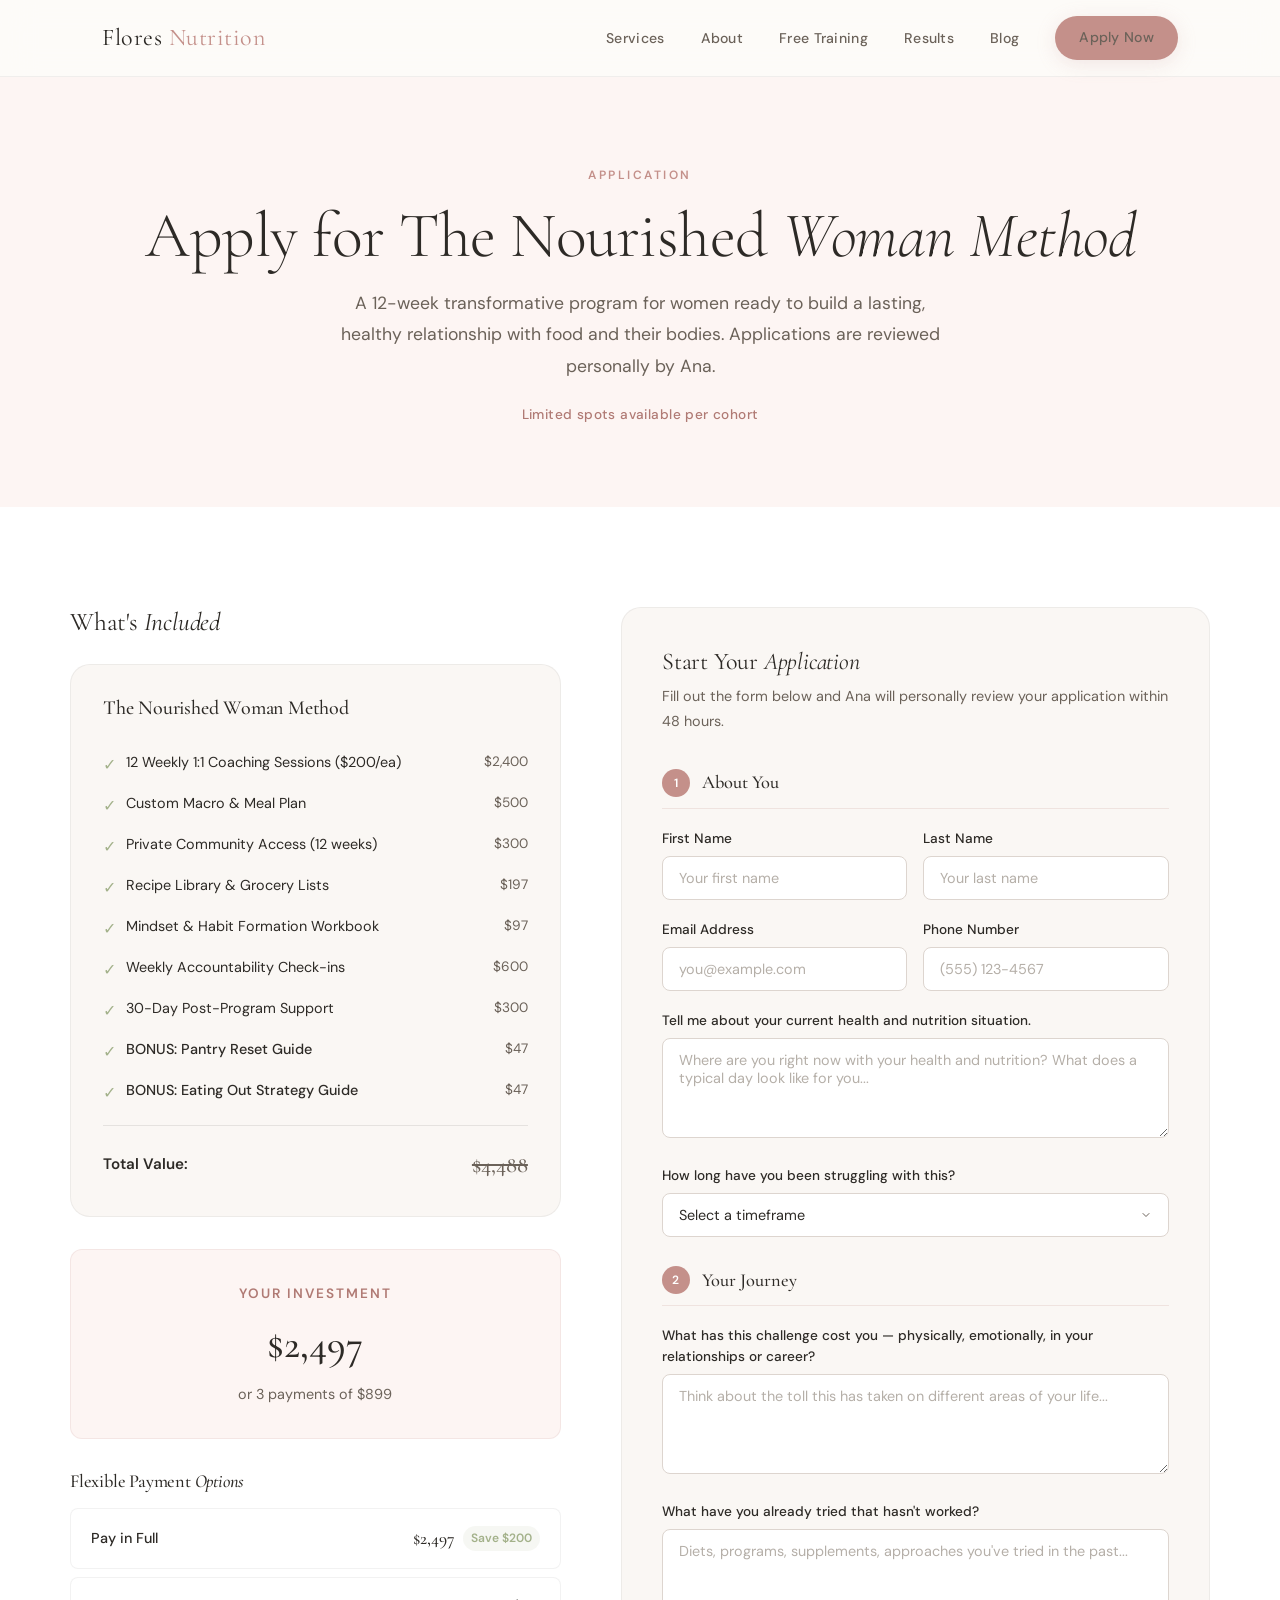
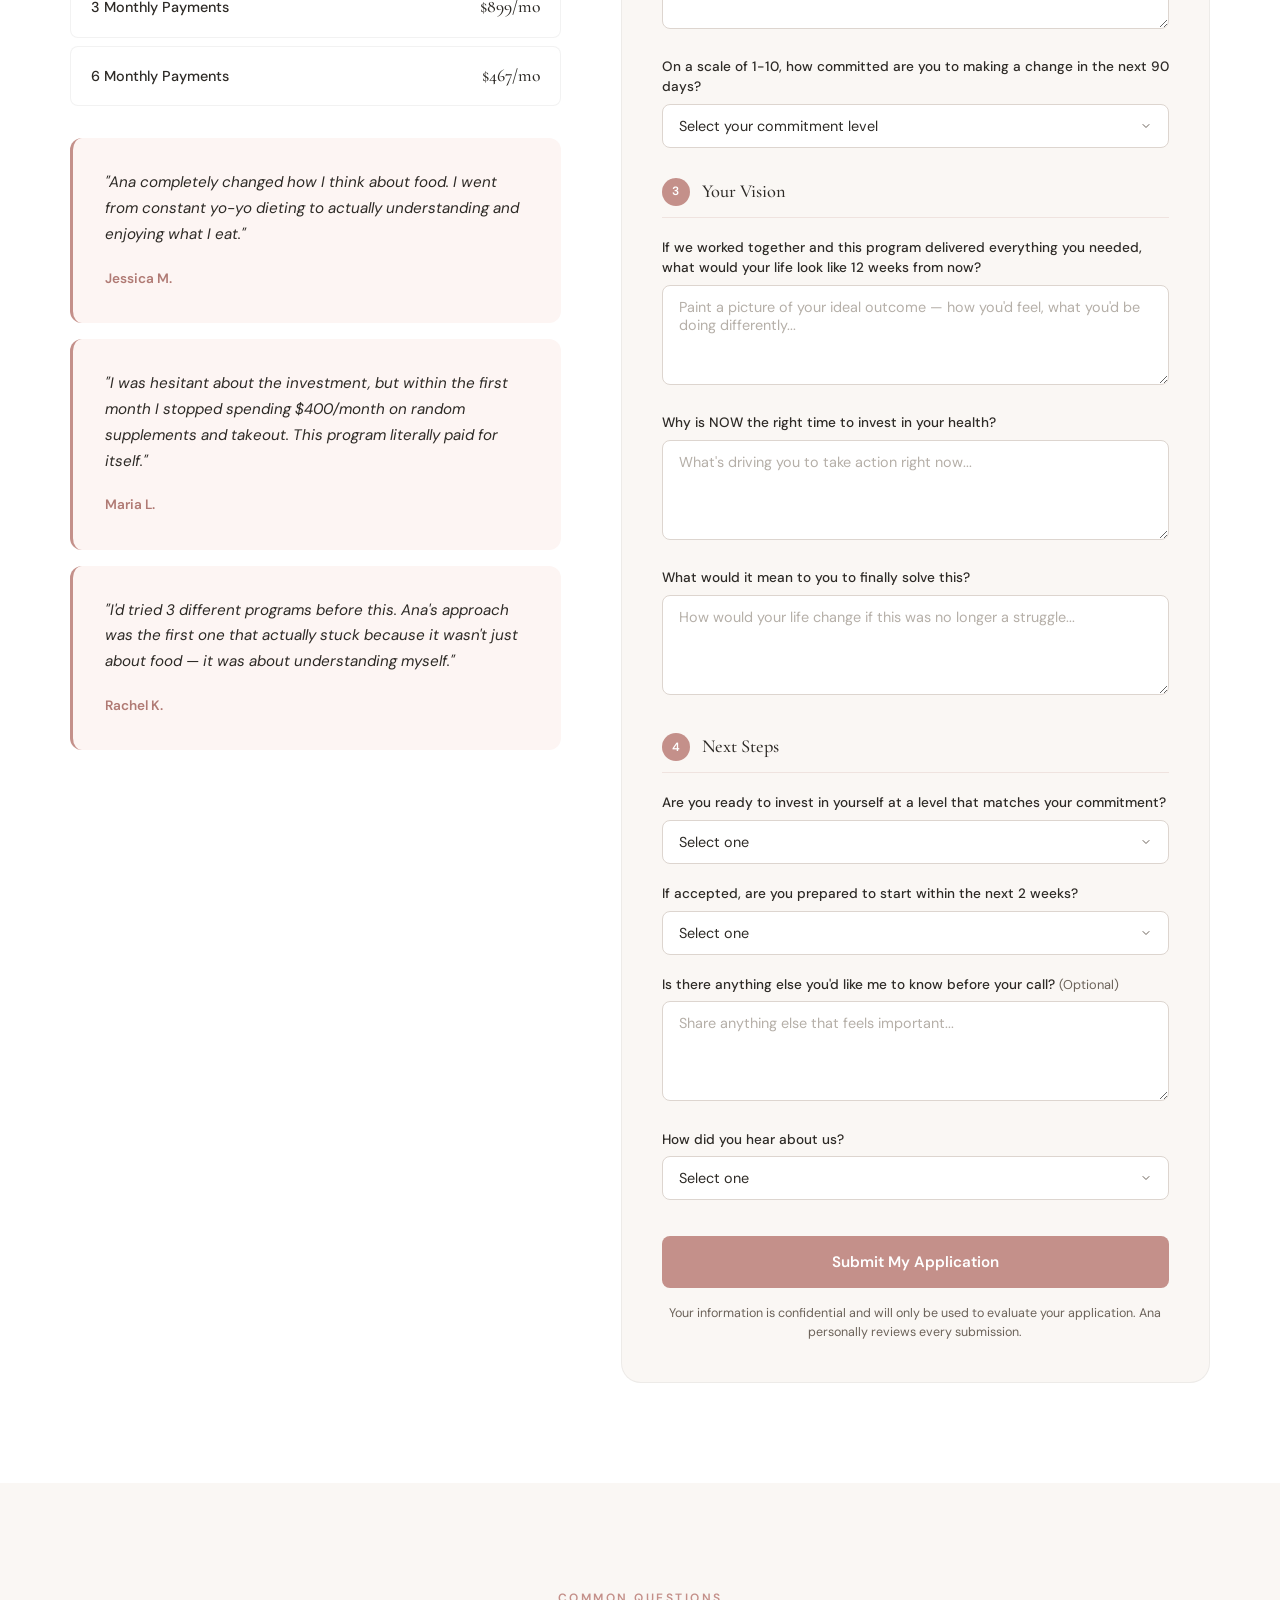
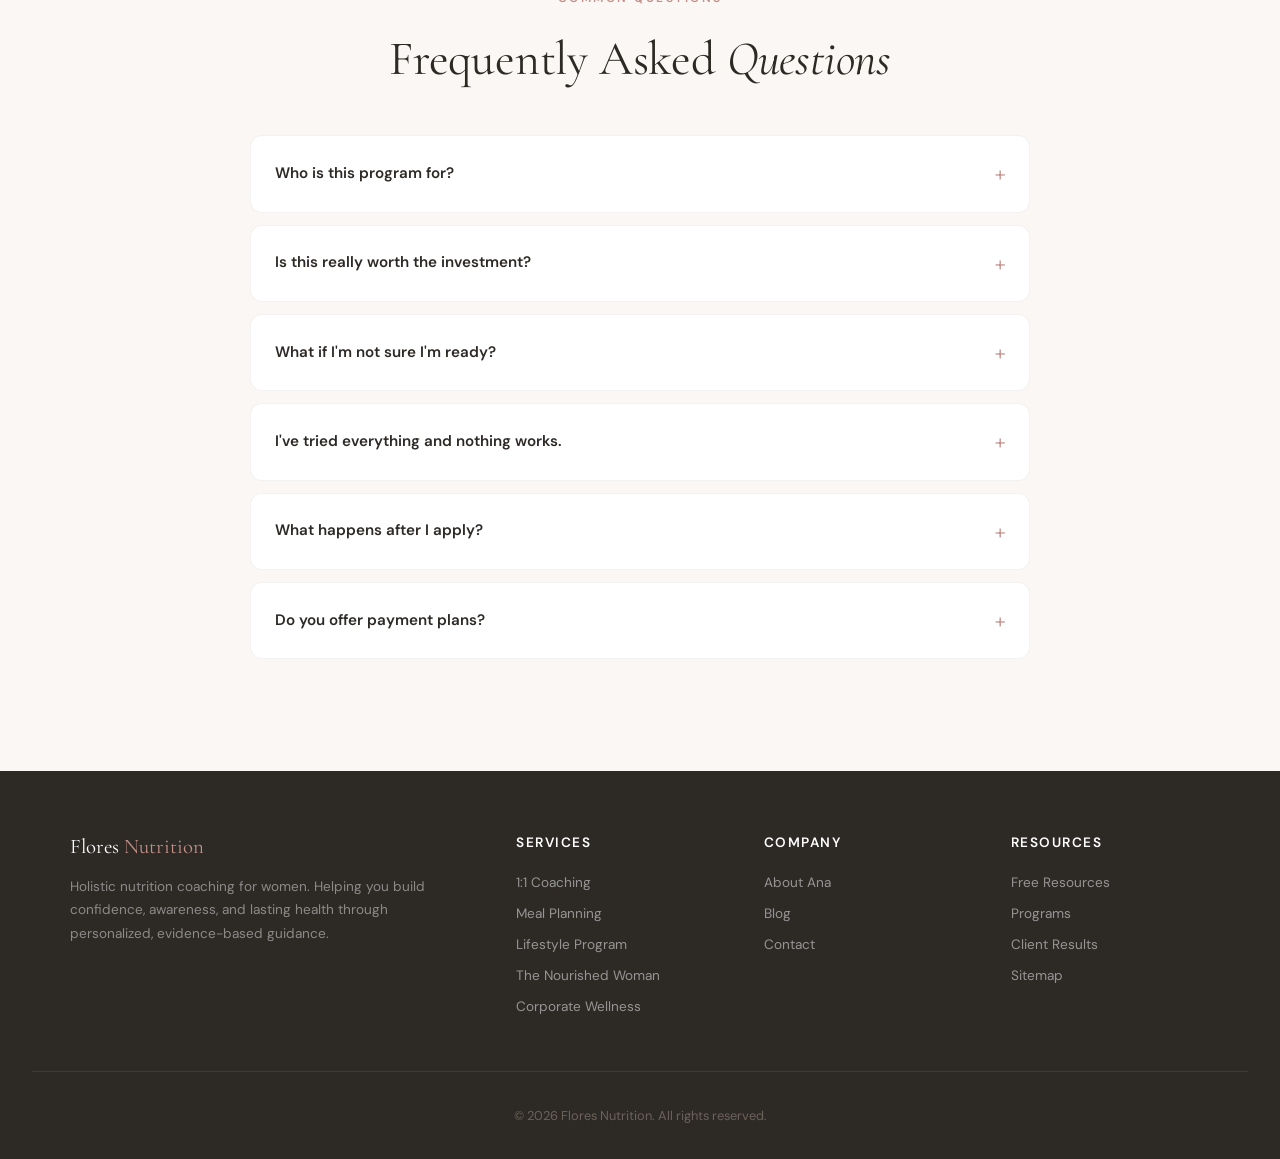
<file: apply/index.html>
<!DOCTYPE html>
<html lang="en">
<head>
    <meta charset="UTF-8">
    <meta name="viewport" content="width=device-width, initial-scale=1.0, viewport-fit=cover">
    <title>Apply — The Nourished Woman Method | Flores Nutrition</title>
    <meta name="description" content="Apply for The Nourished Woman Method, Ana Flores' 12-week holistic nutrition transformation program for women. Limited spots per cohort.">

    <meta property="og:title" content="Apply — The Nourished Woman Method | Flores Nutrition">
    <meta property="og:description" content="Apply for The Nourished Woman Method, a 12-week holistic nutrition transformation program for women.">
    <meta property="og:type" content="website">
    <meta property="og:url" content="https://deme-cyber11.github.io/flores-nutrition/apply/">
    <meta property="og:image" content="https://images.unsplash.com/photo-1571019613454-1cb2f99b2d8b?auto=format&fit=crop&w=1200&h=630&q=80">

    <meta name="twitter:card" content="summary_large_image">
    <meta name="twitter:title" content="Apply — The Nourished Woman Method | Flores Nutrition">
    <meta name="twitter:description" content="Apply for The Nourished Woman Method, a 12-week holistic nutrition transformation program for women.">
    <meta name="twitter:image" content="https://images.unsplash.com/photo-1571019613454-1cb2f99b2d8b?auto=format&fit=crop&w=1200&h=630&q=80">

    <link rel="preconnect" href="https://fonts.googleapis.com">
    <link rel="preconnect" href="https://fonts.gstatic.com" crossorigin>
    <link href="https://fonts.googleapis.com/css2?family=Cormorant+Garamond:ital,wght@0,300;0,400;0,500;0,600;1,300;1,400&family=DM+Sans:ital,wght@0,400;0,500;0,600;0,700;1,400&display=swap" rel="stylesheet">
    <link rel="stylesheet" href="../css/styles.css">

    <style>
        /* Page Hero */
        .page-hero {
            padding: 160px 2rem 80px;
            background: var(--blush-bg);
            text-align: center;
        }

        .page-hero .section-label { margin-bottom: 1rem; }
        .page-hero h1 { margin-bottom: 1rem; }
        .page-hero p {
            max-width: 600px;
            margin: 0 auto;
            font-size: 1.1rem;
        }

        .page-hero .hero-note {
            display: inline-block;
            margin-top: 1.25rem;
            font-size: 0.85rem;
            color: var(--primary-dark);
            font-weight: 500;
            letter-spacing: 0.03em;
        }

        /* Application Section */
        .apply-section {
            background: white;
            padding: 100px 2rem;
        }

        .apply-grid {
            display: grid;
            grid-template-columns: 1fr 1.2fr;
            gap: 60px;
            align-items: start;
            max-width: 1140px;
            margin: 0 auto;
        }

        /* Left Column — Program Overview / Value Stack */
        .program-overview h2 {
            font-family: var(--font-display);
            font-size: 1.6rem;
            font-weight: 400;
            margin-bottom: 1.75rem;
            color: var(--text);
        }

        /* Value Stack Card */
        .value-stack-card {
            background: var(--cream);
            border-radius: var(--radius-xl);
            padding: 2rem;
            margin-bottom: 2rem;
            border: 1px solid var(--border);
        }

        .value-stack-card h3 {
            font-family: var(--font-display);
            font-size: 1.25rem;
            font-weight: 500;
            margin-bottom: 1.5rem;
            color: var(--text);
        }

        .value-line {
            display: flex;
            align-items: flex-start;
            justify-content: space-between;
            padding: 0.5rem 0;
            font-size: 0.9rem;
            color: var(--text);
            line-height: 1.5;
        }

        .value-line .value-item {
            display: flex;
            align-items: flex-start;
            gap: 0.6rem;
            flex: 1;
        }

        .value-line .value-check {
            color: var(--sage);
            flex-shrink: 0;
            font-size: 1rem;
            margin-top: 1px;
        }

        .value-line .value-amount {
            color: var(--text-muted);
            font-size: 0.85rem;
            white-space: nowrap;
            margin-left: 1rem;
            min-width: 55px;
            text-align: right;
        }

        .value-line.bonus .value-item {
            font-weight: 500;
        }

        .value-divider {
            border: none;
            border-top: 1px solid rgba(45, 42, 38, 0.1);
            margin: 0.75rem 0;
        }

        .value-total {
            display: flex;
            justify-content: space-between;
            align-items: center;
            padding-top: 0.5rem;
        }

        .value-total-label {
            font-size: 0.95rem;
            font-weight: 600;
            color: var(--text);
        }

        .value-total-amount {
            font-family: var(--font-display);
            font-size: 1.4rem;
            font-weight: 500;
            color: var(--text-muted);
            text-decoration: line-through;
        }

        /* Investment Block */
        .investment-block {
            background: var(--blush-bg);
            border-radius: var(--radius-lg);
            padding: 2rem;
            margin-bottom: 2rem;
            text-align: center;
            border: 1px solid var(--border-warm);
        }

        .investment-block .investment-label {
            font-size: 0.85rem;
            font-weight: 600;
            text-transform: uppercase;
            letter-spacing: 2px;
            color: var(--primary-dark);
            margin-bottom: 0.25rem;
        }

        .investment-block .price {
            font-family: var(--font-display);
            font-size: 2.5rem;
            font-weight: 500;
            color: var(--text);
            margin-bottom: 0.25rem;
        }

        .investment-block .price-alt {
            font-size: 0.9rem;
            color: var(--text-muted);
        }

        /* Payment Plans */
        .payment-plans {
            margin-bottom: 2rem;
        }

        .payment-plans h3 {
            font-family: var(--font-display);
            font-size: 1.15rem;
            font-weight: 500;
            margin-bottom: 1rem;
            color: var(--text);
        }

        .payment-option {
            display: flex;
            align-items: center;
            justify-content: space-between;
            padding: 0.9rem 1.25rem;
            background: white;
            border: 1px solid var(--border);
            border-radius: var(--radius-md);
            margin-bottom: 0.5rem;
            transition: border-color 0.2s ease, box-shadow 0.2s ease;
        }

        .payment-option:hover {
            border-color: var(--primary);
            box-shadow: 0 2px 8px rgba(196, 144, 138, 0.1);
        }

        .payment-option .plan-name {
            font-size: 0.9rem;
            font-weight: 500;
            color: var(--text);
        }

        .payment-option .plan-price {
            font-family: var(--font-display);
            font-size: 1.1rem;
            font-weight: 500;
            color: var(--text);
        }

        .payment-option .plan-savings {
            font-size: 0.75rem;
            color: var(--sage);
            font-weight: 600;
            background: var(--sage-light);
            padding: 2px 8px;
            border-radius: var(--radius-full);
            margin-left: 0.5rem;
        }

        .payment-option .plan-details {
            display: flex;
            align-items: center;
        }

        /* Testimonials */
        .testimonial-card {
            background: var(--blush-bg);
            border-radius: var(--radius-lg);
            padding: 2rem;
            border-left: 3px solid var(--primary);
            margin-bottom: 1rem;
        }

        .testimonial-card blockquote {
            font-style: italic;
            font-size: 0.95rem;
            line-height: 1.7;
            color: var(--text);
            margin: 0 0 1rem 0;
        }

        .testimonial-card cite {
            font-style: normal;
            font-size: 0.85rem;
            font-weight: 600;
            color: var(--primary-dark);
        }

        /* Right Column — Application Form */
        .application-form-wrapper {
            background: var(--cream);
            border-radius: var(--radius-xl);
            padding: 2.5rem;
            border: 1px solid var(--border);
        }

        .application-form-wrapper h2 {
            font-family: var(--font-display);
            font-size: 1.5rem;
            font-weight: 400;
            margin-bottom: 0.5rem;
            color: var(--text);
        }

        .application-form-wrapper .form-intro {
            font-size: 0.9rem;
            color: var(--text-muted);
            margin-bottom: 2rem;
        }

        /* Form Section Headers */
        .form-section {
            margin-bottom: 1.75rem;
        }

        .form-section-header {
            display: flex;
            align-items: center;
            gap: 0.75rem;
            margin-bottom: 1.25rem;
            padding-bottom: 0.6rem;
            border-bottom: 1px solid rgba(196, 144, 138, 0.2);
        }

        .form-section-number {
            width: 28px;
            height: 28px;
            display: flex;
            align-items: center;
            justify-content: center;
            background: var(--primary);
            color: white;
            border-radius: var(--radius-circle);
            font-size: 0.75rem;
            font-weight: 600;
            flex-shrink: 0;
        }

        .form-section-title {
            font-family: var(--font-display);
            font-size: 1.15rem;
            font-weight: 500;
            color: var(--text);
        }

        .form-group {
            margin-bottom: 1.25rem;
        }

        .form-row {
            display: grid;
            grid-template-columns: 1fr 1fr;
            gap: 1rem;
        }

        .form-group label {
            display: block;
            font-size: 0.85rem;
            font-weight: 500;
            color: var(--text);
            margin-bottom: 0.4rem;
            line-height: 1.5;
        }

        .form-group .label-optional {
            font-weight: 400;
            color: var(--text-muted);
            font-size: 0.8rem;
        }

        .form-group input,
        .form-group select,
        .form-group textarea {
            width: 100%;
            padding: 0.75rem 1rem;
            font-family: var(--font-body);
            font-size: 0.9rem;
            color: var(--text);
            background: white;
            border: 1px solid #DDD5CF;
            border-radius: 8px;
            outline: none;
            transition: border-color 0.2s ease, box-shadow 0.2s ease;
            -webkit-appearance: none;
            appearance: none;
            box-sizing: border-box;
        }

        .form-group select {
            background-image: url("data:image/svg+xml,%3Csvg xmlns='http://www.w3.org/2000/svg' width='12' height='12' viewBox='0 0 24 24' fill='none' stroke='%236B6259' stroke-width='2' stroke-linecap='round' stroke-linejoin='round'%3E%3Cpath d='m6 9 6 6 6-6'/%3E%3C/svg%3E");
            background-repeat: no-repeat;
            background-position: right 1rem center;
            padding-right: 2.5rem;
        }

        .form-group textarea {
            min-height: 100px;
            resize: vertical;
        }

        .form-group input:focus,
        .form-group select:focus,
        .form-group textarea:focus {
            border-color: var(--primary);
            box-shadow: 0 0 0 3px rgba(196, 144, 138, 0.15);
        }

        .form-group input::placeholder,
        .form-group textarea::placeholder {
            color: #B5AFA8;
        }

        .form-submit-btn {
            width: 100%;
            padding: 1rem 2rem;
            font-family: var(--font-body);
            font-size: 0.95rem;
            font-weight: 600;
            color: white;
            background: var(--primary);
            border: none;
            border-radius: 8px;
            cursor: pointer;
            transition: background-color 0.3s ease, transform 0.15s ease;
            margin-top: 0.5rem;
        }

        .form-submit-btn:hover {
            background: var(--primary-dark);
            transform: translateY(-1px);
        }

        .form-privacy {
            font-size: 0.78rem;
            color: var(--text-muted);
            text-align: center;
            margin-top: 1rem;
            line-height: 1.5;
        }

        /* FAQ Section */
        .faq-section {
            background: var(--cream);
            padding: 100px 2rem;
        }

        .faq-section .section-header {
            text-align: center;
            margin-bottom: 3rem;
        }

        .faq-list {
            max-width: 780px;
            margin: 0 auto;
        }

        .faq-list details {
            background: white;
            border: 1px solid var(--border);
            border-radius: var(--radius-lg);
            margin-bottom: 0.75rem;
            overflow: hidden;
            transition: box-shadow 0.2s ease;
        }

        .faq-list details:hover {
            box-shadow: 0 2px 12px rgba(0, 0, 0, 0.04);
        }

        .faq-list details[open] {
            box-shadow: 0 2px 16px rgba(0, 0, 0, 0.06);
        }

        .faq-list details summary {
            padding: 1.25rem 1.5rem;
            font-family: var(--font-body);
            font-size: 0.95rem;
            font-weight: 600;
            color: var(--text);
            cursor: pointer;
            list-style: none;
            display: flex;
            align-items: center;
            justify-content: space-between;
            gap: 1rem;
            user-select: none;
        }

        .faq-list details summary::-webkit-details-marker {
            display: none;
        }

        .faq-list details summary::after {
            content: '+';
            font-size: 1.3rem;
            font-weight: 300;
            color: var(--primary);
            flex-shrink: 0;
            transition: transform 0.2s ease;
        }

        .faq-list details[open] summary::after {
            content: '\2212';
        }

        .faq-list details .faq-answer {
            padding: 0 1.5rem 1.25rem;
            font-size: 0.9rem;
            line-height: 1.7;
            color: var(--text-muted);
        }

        /* Responsive */
        @media (max-width: 968px) {
            .apply-grid {
                grid-template-columns: 1fr;
                gap: 3rem;
            }

            .program-overview {
                order: 2;
            }

            .application-form-wrapper {
                order: 1;
            }

            .page-hero {
                padding: 140px 1.5rem 60px;
            }

            .page-hero h1 {
                font-size: 2rem;
            }

            .apply-section {
                padding: 60px 1.5rem;
            }

            .faq-section {
                padding: 60px 1.5rem;
            }
        }

        @media (max-width: 480px) {
            .page-hero {
                padding: 130px 1rem 50px;
            }

            .page-hero h1 {
                font-size: 1.65rem;
            }

            .page-hero p {
                font-size: 1rem;
            }

            .apply-section {
                padding: 40px 1rem;
            }

            .application-form-wrapper {
                padding: 1.5rem;
            }

            .form-row {
                grid-template-columns: 1fr;
            }

            .value-stack-card {
                padding: 1.5rem;
            }

            .value-line {
                font-size: 0.82rem;
            }

            .value-line .value-amount {
                font-size: 0.8rem;
            }

            .investment-block {
                padding: 1.5rem;
            }

            .investment-block .price {
                font-size: 2rem;
            }

            .payment-option {
                flex-direction: column;
                align-items: flex-start;
                gap: 0.25rem;
                padding: 0.75rem 1rem;
            }

            .payment-option .plan-details {
                flex-wrap: wrap;
            }

            .testimonial-card {
                padding: 1.5rem;
            }

            .faq-section {
                padding: 40px 1rem;
            }

            .faq-list details summary {
                padding: 1rem 1.25rem;
                font-size: 0.9rem;
            }

            .faq-list details .faq-answer {
                padding: 0 1.25rem 1rem;
            }

            .form-section-header {
                gap: 0.5rem;
            }

            .form-section-title {
                font-size: 1.05rem;
            }
        }
    </style>
</head>
<body>

    <!-- Header -->
    <header class="header">
        <div class="container">
            <a href="../index.html" class="logo">Flores <span>Nutrition</span></a>
            <button class="menu-toggle" aria-label="Toggle navigation" aria-expanded="false">
                <span></span><span></span><span></span>
            </button>
            <nav>
                <ul class="nav-links">
                    <li><a href="../services/">Services</a></li>
                    <li><a href="../about.html">About</a></li>
                    <li><a href="../webinar/">Free Training</a></li>
                    <li><a href="../results/">Results</a></li>
                    <li><a href="../blog/">Blog</a></li>
                    <li><a href="../apply/" class="btn btn-primary btn-sm">Apply Now</a></li>
                </ul>
            </nav>
        </div>
    </header>

    <!-- Hero -->
    <section class="page-hero">
        <span class="section-label">Application</span>
        <h1>Apply for The Nourished <em>Woman Method</em></h1>
        <p>A 12-week transformative program for women ready to build a lasting, healthy relationship with food and their bodies. Applications are reviewed personally by Ana.</p>
        <span class="hero-note">Limited spots available per cohort</span>
    </section>

    <!-- Application Section -->
    <section class="apply-section">
        <div class="apply-grid">

            <!-- Left Column — Value Stack & Social Proof -->
            <div class="program-overview">
                <h2>What's <em>Included</em></h2>

                <!-- Value Stack Card -->
                <div class="value-stack-card">
                    <h3>The Nourished Woman Method</h3>

                    <div class="value-line">
                        <span class="value-item">
                            <span class="value-check">&#10003;</span>
                            12 Weekly 1:1 Coaching Sessions ($200/ea)
                        </span>
                        <span class="value-amount">$2,400</span>
                    </div>

                    <div class="value-line">
                        <span class="value-item">
                            <span class="value-check">&#10003;</span>
                            Custom Macro &amp; Meal Plan
                        </span>
                        <span class="value-amount">$500</span>
                    </div>

                    <div class="value-line">
                        <span class="value-item">
                            <span class="value-check">&#10003;</span>
                            Private Community Access (12 weeks)
                        </span>
                        <span class="value-amount">$300</span>
                    </div>

                    <div class="value-line">
                        <span class="value-item">
                            <span class="value-check">&#10003;</span>
                            Recipe Library &amp; Grocery Lists
                        </span>
                        <span class="value-amount">$197</span>
                    </div>

                    <div class="value-line">
                        <span class="value-item">
                            <span class="value-check">&#10003;</span>
                            Mindset &amp; Habit Formation Workbook
                        </span>
                        <span class="value-amount">$97</span>
                    </div>

                    <div class="value-line">
                        <span class="value-item">
                            <span class="value-check">&#10003;</span>
                            Weekly Accountability Check-ins
                        </span>
                        <span class="value-amount">$600</span>
                    </div>

                    <div class="value-line">
                        <span class="value-item">
                            <span class="value-check">&#10003;</span>
                            30-Day Post-Program Support
                        </span>
                        <span class="value-amount">$300</span>
                    </div>

                    <div class="value-line bonus">
                        <span class="value-item">
                            <span class="value-check">&#10003;</span>
                            BONUS: Pantry Reset Guide
                        </span>
                        <span class="value-amount">$47</span>
                    </div>

                    <div class="value-line bonus">
                        <span class="value-item">
                            <span class="value-check">&#10003;</span>
                            BONUS: Eating Out Strategy Guide
                        </span>
                        <span class="value-amount">$47</span>
                    </div>

                    <hr class="value-divider">

                    <div class="value-total">
                        <span class="value-total-label">Total Value:</span>
                        <span class="value-total-amount">$4,488</span>
                    </div>
                </div>

                <!-- Investment Block -->
                <div class="investment-block">
                    <div class="investment-label">Your Investment</div>
                    <div class="price">$2,497</div>
                    <div class="price-alt">or 3 payments of $899</div>
                </div>

                <!-- Payment Plans -->
                <div class="payment-plans">
                    <h3>Flexible Payment <em>Options</em></h3>

                    <div class="payment-option">
                        <span class="plan-name">Pay in Full</span>
                        <span class="plan-details">
                            <span class="plan-price">$2,497</span>
                            <span class="plan-savings">Save $200</span>
                        </span>
                    </div>

                    <div class="payment-option">
                        <span class="plan-name">3 Monthly Payments</span>
                        <span class="plan-details">
                            <span class="plan-price">$899/mo</span>
                        </span>
                    </div>

                    <div class="payment-option">
                        <span class="plan-name">6 Monthly Payments</span>
                        <span class="plan-details">
                            <span class="plan-price">$467/mo</span>
                        </span>
                    </div>
                </div>

                <!-- Testimonials -->
                <div class="testimonial-card">
                    <blockquote>"Ana completely changed how I think about food. I went from constant yo-yo dieting to actually understanding and enjoying what I eat."</blockquote>
                    <cite>Jessica M.</cite>
                </div>

                <div class="testimonial-card">
                    <blockquote>"I was hesitant about the investment, but within the first month I stopped spending $400/month on random supplements and takeout. This program literally paid for itself."</blockquote>
                    <cite>Maria L.</cite>
                </div>

                <div class="testimonial-card">
                    <blockquote>"I'd tried 3 different programs before this. Ana's approach was the first one that actually stuck because it wasn't just about food — it was about understanding myself."</blockquote>
                    <cite>Rachel K.</cite>
                </div>
            </div>

            <!-- Right Column — Application Form -->
            <div class="application-form-wrapper">
                <h2>Start Your <em>Application</em></h2>
                <p class="form-intro">Fill out the form below and Ana will personally review your application within 48 hours.</p>

                <form action="#" method="POST">

                    <!-- Section 1: About You -->
                    <div class="form-section">
                        <div class="form-section-header">
                            <span class="form-section-number">1</span>
                            <span class="form-section-title">About You</span>
                        </div>

                        <div class="form-row">
                            <div class="form-group">
                                <label for="first-name">First Name</label>
                                <input type="text" id="first-name" name="first_name" placeholder="Your first name" required>
                            </div>
                            <div class="form-group">
                                <label for="last-name">Last Name</label>
                                <input type="text" id="last-name" name="last_name" placeholder="Your last name" required>
                            </div>
                        </div>

                        <div class="form-row">
                            <div class="form-group">
                                <label for="email">Email Address</label>
                                <input type="email" id="email" name="email" placeholder="you@example.com" required>
                            </div>
                            <div class="form-group">
                                <label for="phone">Phone Number</label>
                                <input type="tel" id="phone" name="phone" placeholder="(555) 123-4567" required>
                            </div>
                        </div>

                        <div class="form-group">
                            <label for="current-situation">Tell me about your current health and nutrition situation.</label>
                            <textarea id="current-situation" name="current_situation" placeholder="Where are you right now with your health and nutrition? What does a typical day look like for you..." required></textarea>
                        </div>

                        <div class="form-group">
                            <label for="struggle-duration">How long have you been struggling with this?</label>
                            <select id="struggle-duration" name="struggle_duration" required>
                                <option value="" disabled selected>Select a timeframe</option>
                                <option value="less-than-6-months">Less than 6 months</option>
                                <option value="6-12-months">6-12 months</option>
                                <option value="1-2-years">1-2 years</option>
                                <option value="3-5-years">3-5 years</option>
                                <option value="5-plus-years">5+ years</option>
                            </select>
                        </div>
                    </div>

                    <!-- Section 2: Your Journey -->
                    <div class="form-section">
                        <div class="form-section-header">
                            <span class="form-section-number">2</span>
                            <span class="form-section-title">Your Journey</span>
                        </div>

                        <div class="form-group">
                            <label for="challenge-cost">What has this challenge cost you — physically, emotionally, in your relationships or career?</label>
                            <textarea id="challenge-cost" name="challenge_cost" placeholder="Think about the toll this has taken on different areas of your life..." required></textarea>
                        </div>

                        <div class="form-group">
                            <label for="tried-before">What have you already tried that hasn't worked?</label>
                            <textarea id="tried-before" name="tried_before" placeholder="Diets, programs, supplements, approaches you've tried in the past..." required></textarea>
                        </div>

                        <div class="form-group">
                            <label for="commitment-level">On a scale of 1-10, how committed are you to making a change in the next 90 days?</label>
                            <select id="commitment-level" name="commitment_level" required>
                                <option value="" disabled selected>Select your commitment level</option>
                                <option value="1">1 — Just exploring</option>
                                <option value="2">2</option>
                                <option value="3">3</option>
                                <option value="4">4</option>
                                <option value="5">5 — Somewhat committed</option>
                                <option value="6">6</option>
                                <option value="7">7</option>
                                <option value="8">8</option>
                                <option value="9">9</option>
                                <option value="10">10 — Fully committed</option>
                            </select>
                        </div>
                    </div>

                    <!-- Section 3: Your Vision -->
                    <div class="form-section">
                        <div class="form-section-header">
                            <span class="form-section-number">3</span>
                            <span class="form-section-title">Your Vision</span>
                        </div>

                        <div class="form-group">
                            <label for="future-vision">If we worked together and this program delivered everything you needed, what would your life look like 12 weeks from now?</label>
                            <textarea id="future-vision" name="future_vision" placeholder="Paint a picture of your ideal outcome — how you'd feel, what you'd be doing differently..." required></textarea>
                        </div>

                        <div class="form-group">
                            <label for="why-now">Why is NOW the right time to invest in your health?</label>
                            <textarea id="why-now" name="why_now" placeholder="What's driving you to take action right now..." required></textarea>
                        </div>

                        <div class="form-group">
                            <label for="meaning">What would it mean to you to finally solve this?</label>
                            <textarea id="meaning" name="meaning" placeholder="How would your life change if this was no longer a struggle..." required></textarea>
                        </div>
                    </div>

                    <!-- Section 4: Next Steps -->
                    <div class="form-section">
                        <div class="form-section-header">
                            <span class="form-section-number">4</span>
                            <span class="form-section-title">Next Steps</span>
                        </div>

                        <div class="form-group">
                            <label for="invest-ready">Are you ready to invest in yourself at a level that matches your commitment?</label>
                            <select id="invest-ready" name="invest_ready" required>
                                <option value="" disabled selected>Select one</option>
                                <option value="yes-absolutely">Yes, absolutely</option>
                                <option value="exploring">I'm exploring my options</option>
                                <option value="need-to-think">I need to think about it</option>
                            </select>
                        </div>

                        <div class="form-group">
                            <label for="start-timeline">If accepted, are you prepared to start within the next 2 weeks?</label>
                            <select id="start-timeline" name="start_timeline" required>
                                <option value="" disabled selected>Select one</option>
                                <option value="yes">Yes</option>
                                <option value="possibly">Possibly</option>
                                <option value="need-more-time">I need more time</option>
                            </select>
                        </div>

                        <div class="form-group">
                            <label for="anything-else">Is there anything else you'd like me to know before your call? <span class="label-optional">(Optional)</span></label>
                            <textarea id="anything-else" name="anything_else" placeholder="Share anything else that feels important..."></textarea>
                        </div>

                        <div class="form-group">
                            <label for="referral">How did you hear about us?</label>
                            <select id="referral" name="referral" required>
                                <option value="" disabled selected>Select one</option>
                                <option value="instagram">Instagram</option>
                                <option value="friend">Friend / Referral</option>
                                <option value="google">Google</option>
                                <option value="webinar">Webinar</option>
                                <option value="blog">Blog</option>
                                <option value="other">Other</option>
                            </select>
                        </div>
                    </div>

                    <button type="submit" class="form-submit-btn">Submit My Application</button>

                    <p class="form-privacy">Your information is confidential and will only be used to evaluate your application. Ana personally reviews every submission.</p>
                </form>
            </div>

        </div>
    </section>

    <!-- FAQ Section -->
    <section class="faq-section">
        <div class="container">
            <div class="section-header">
                <span class="section-label">Common Questions</span>
                <h2 class="section-title">Frequently Asked <em>Questions</em></h2>
            </div>

            <div class="faq-list">
                <details>
                    <summary>Who is this program for?</summary>
                    <div class="faq-answer">
                        <p>The Nourished Woman Method is designed for women who want a complete transformation in their relationship with food, body, and daily habits. It's ideal for those who are tired of quick fixes and ready for lasting, meaningful change grounded in science and self-compassion.</p>
                    </div>
                </details>

                <details>
                    <summary>Is this really worth the investment?</summary>
                    <div class="faq-answer">
                        <p>Most of our clients had already spent $3,000-$5,000 on diets, supplements, and programs that didn't get them lasting results before finding us. The Nourished Woman Method is designed to be the last program you'll ever need — a comprehensive transformation that addresses the root causes, not just the symptoms. At $29.73 per day, it's less than most women spend on takeout and coffee.</p>
                    </div>
                </details>

                <details>
                    <summary>What if I'm not sure I'm ready?</summary>
                    <div class="faq-answer">
                        <p>The women who get the best results are the ones who decide to start before they feel "ready." Waiting for the "perfect time" usually means waiting forever. If you're here reading this, something is already telling you it's time for a change.</p>
                    </div>
                </details>

                <details>
                    <summary>I've tried everything and nothing works.</summary>
                    <div class="faq-answer">
                        <p>That's exactly why this program is different. Most of our clients are smart, capable women who've tried everything. What they needed wasn't more information — it was the right guidance, accountability, and a holistic approach that addresses mindset alongside nutrition.</p>
                    </div>
                </details>

                <details>
                    <summary>What happens after I apply?</summary>
                    <div class="faq-answer">
                        <p>Ana personally reviews every application. If it's a good fit, you'll be invited to a free 15-minute discovery call to discuss your goals, answer any questions, and make sure the program is the right next step for you. You'll also receive a detailed program overview email so you can review everything before your call.</p>
                    </div>
                </details>

                <details>
                    <summary>Do you offer payment plans?</summary>
                    <div class="faq-answer">
                        <p>Yes, we offer flexible payment options to make the program accessible. You can pay in full for $2,497 (and save $200), choose 3 monthly payments of $899, or 6 monthly payments of $467. Payment plan details will be discussed during your discovery call so we can find the option that works best for you.</p>
                    </div>
                </details>
            </div>
        </div>
    </section>

    <!-- Footer -->
    <footer class="footer">
        <div class="footer-grid">
            <div>
                <h4 style="text-transform: none; letter-spacing: 0; font-family: var(--font-display); font-size: 1.3rem; font-weight: 400; margin-bottom: 1rem;">Flores <span style="color: var(--primary);">Nutrition</span></h4>
                <p class="footer-description">Holistic nutrition coaching for women. Helping you build confidence, awareness, and lasting health through personalized, evidence-based guidance.</p>
            </div>
            <div>
                <h4>Services</h4>
                <a href="../services/">1:1 Coaching</a>
                <a href="../services/">Meal Planning</a>
                <a href="../services/">Lifestyle Program</a>
                <a href="../index.html#course">The Nourished Woman</a>
                <a href="../corporate/">Corporate Wellness</a>
            </div>
            <div>
                <h4>Company</h4>
                <a href="../about.html">About Ana</a>
                <a href="../blog/">Blog</a>
                <a href="../index.html#contact">Contact</a>
            </div>
            <div>
                <h4>Resources</h4>
                <a href="../blog/">Free Resources</a>
                <a href="../index.html#course">Programs</a>
                <a href="../results/">Client Results</a>
                <a href="../sitemap.xml">Sitemap</a>
            </div>
        </div>
        <div class="footer-bottom">
            <p>&copy; 2026 Flores Nutrition. All rights reserved.</p>
        </div>
    </footer>

    <script>
    const toggle = document.querySelector('.menu-toggle');
    const nav = document.querySelector('.nav-links');
    if (toggle && nav) {
        toggle.addEventListener('click', () => {
            const expanded = toggle.getAttribute('aria-expanded') === 'true';
            toggle.setAttribute('aria-expanded', !expanded);
            nav.classList.toggle('active');
        });
    }
    </script>
</body>
</html>
</file>
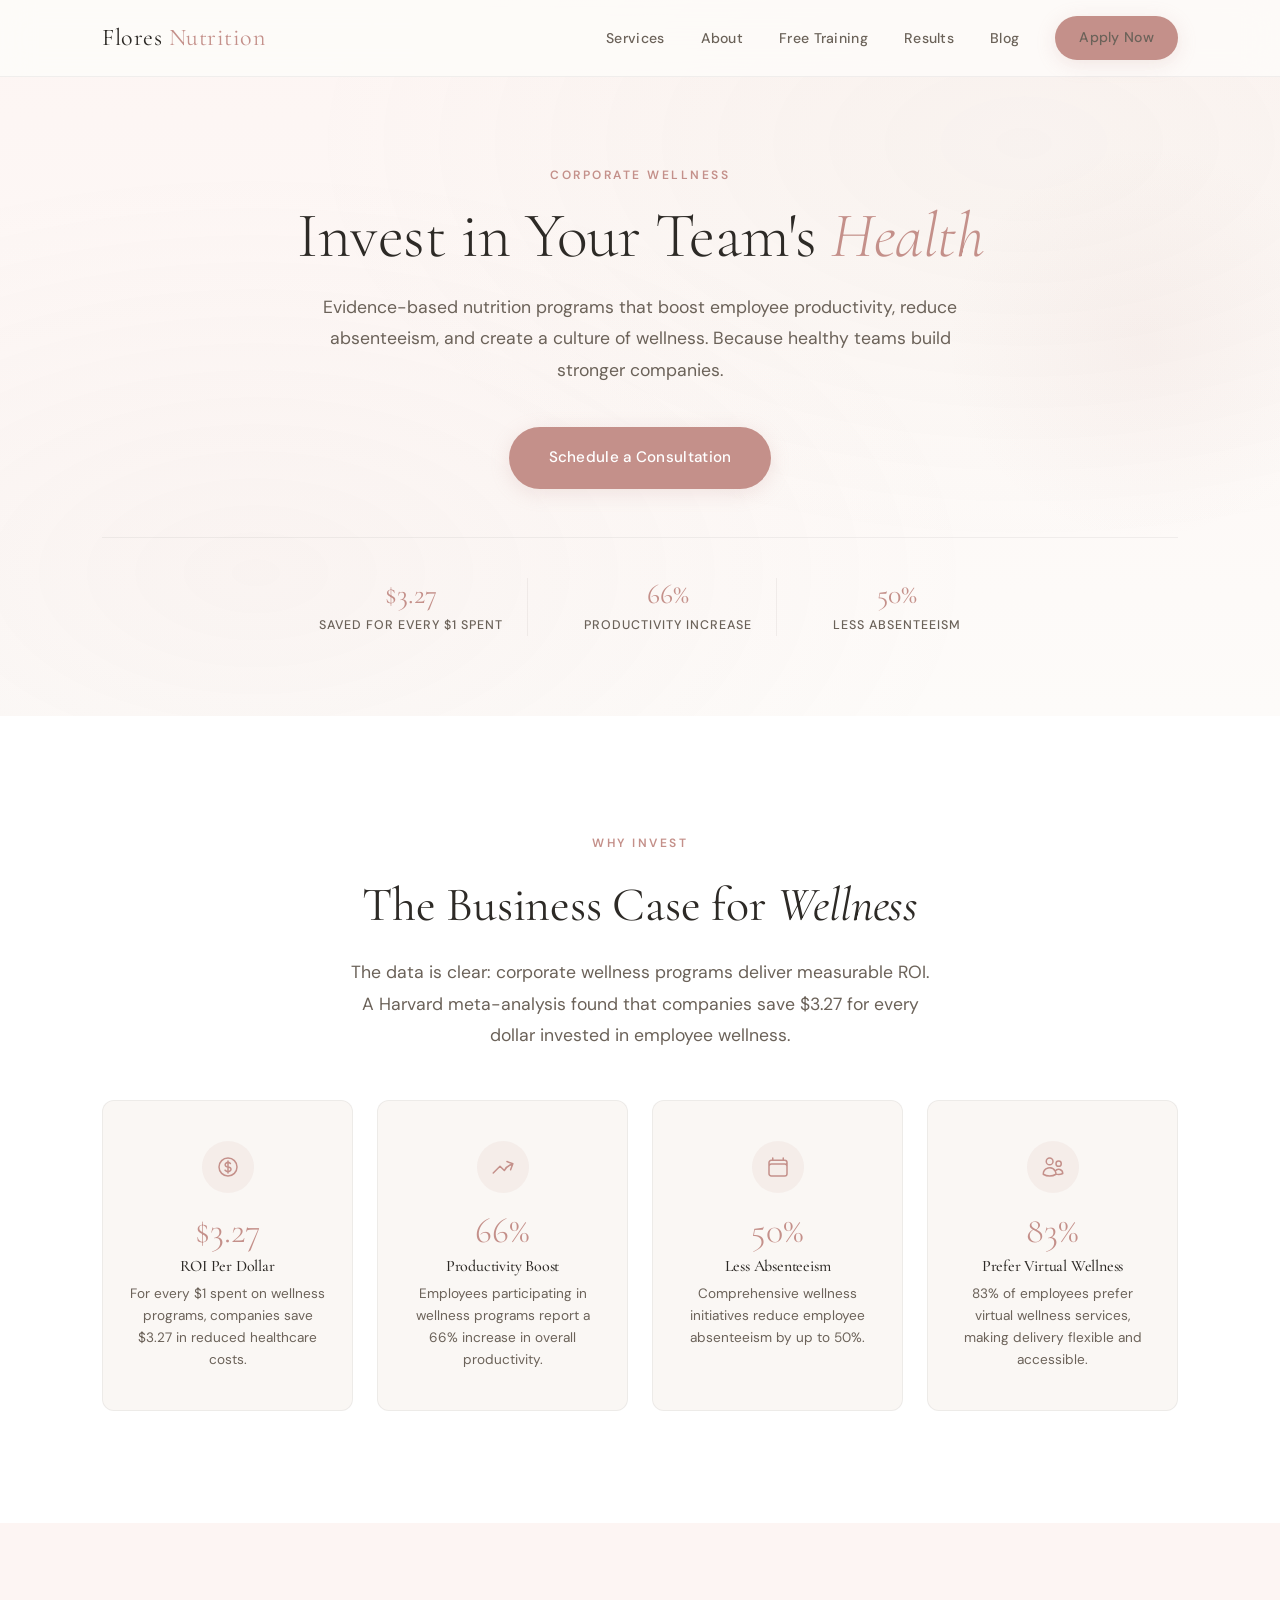
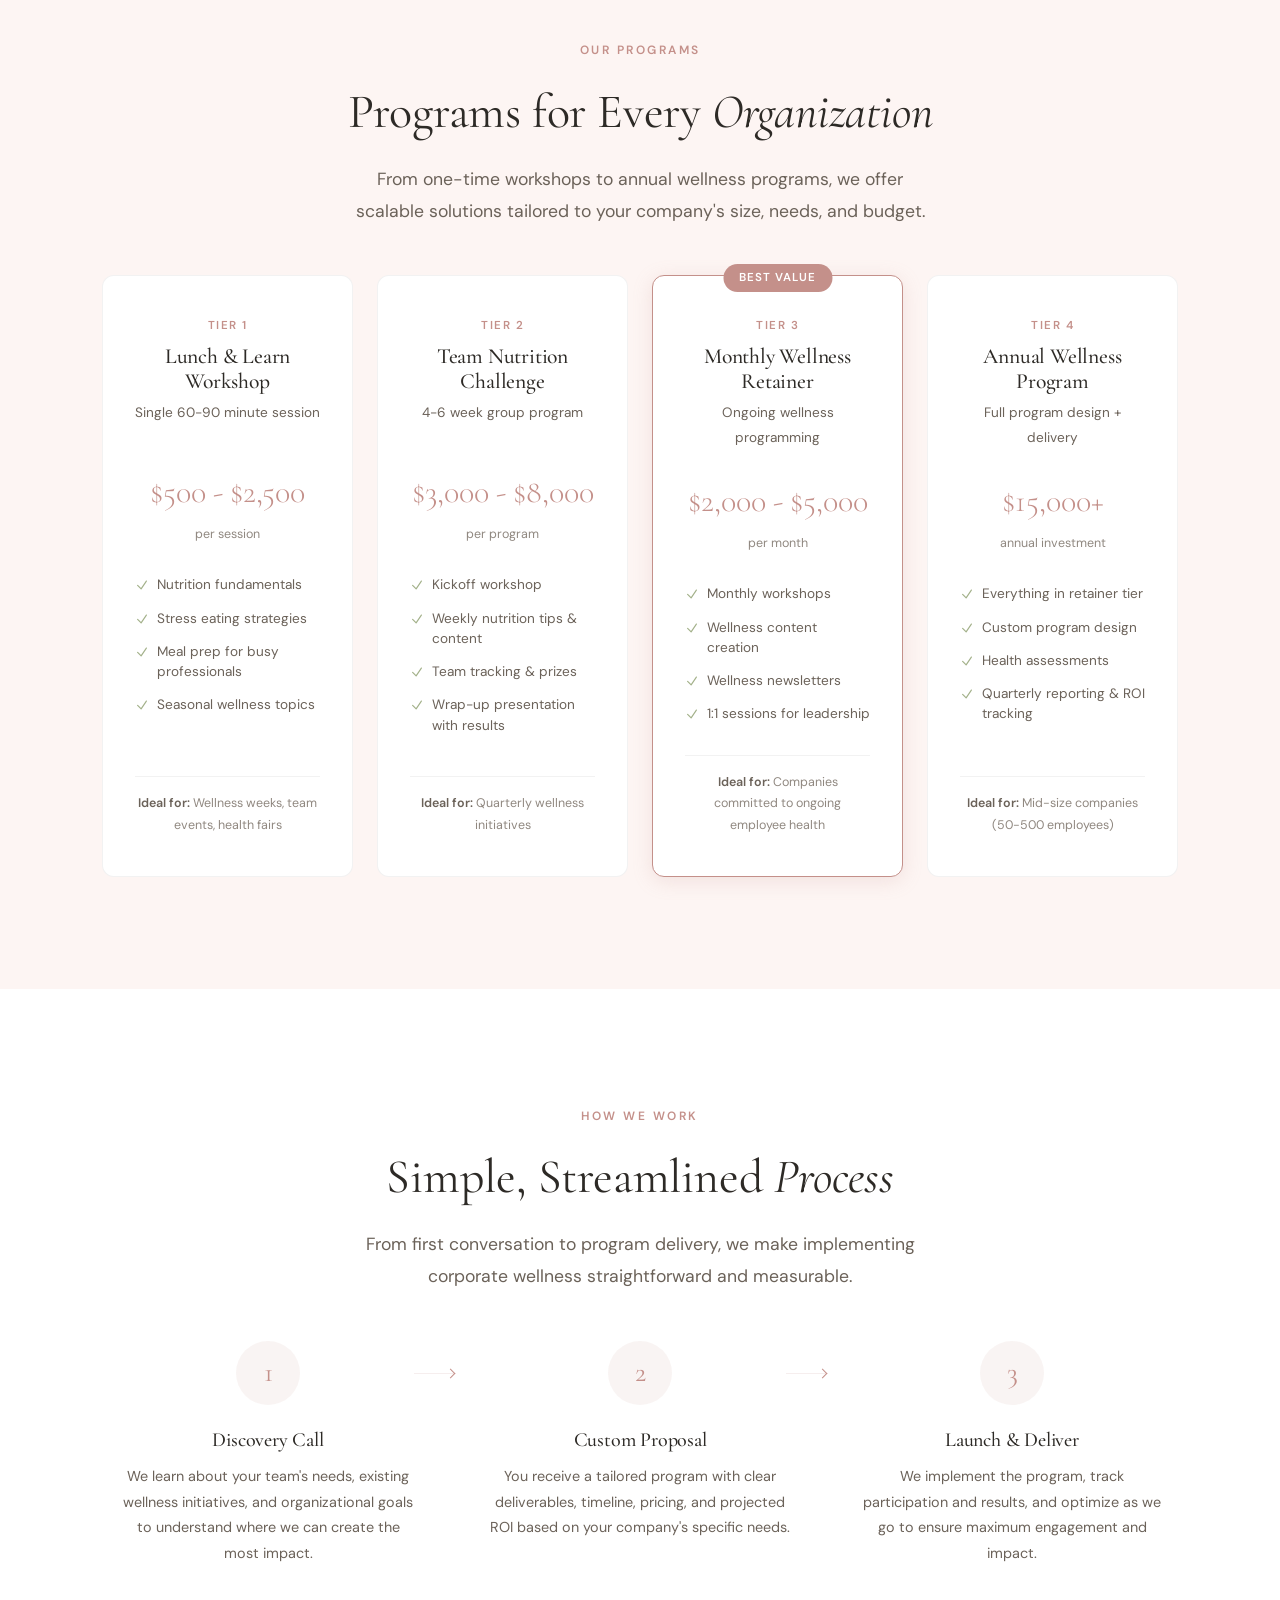
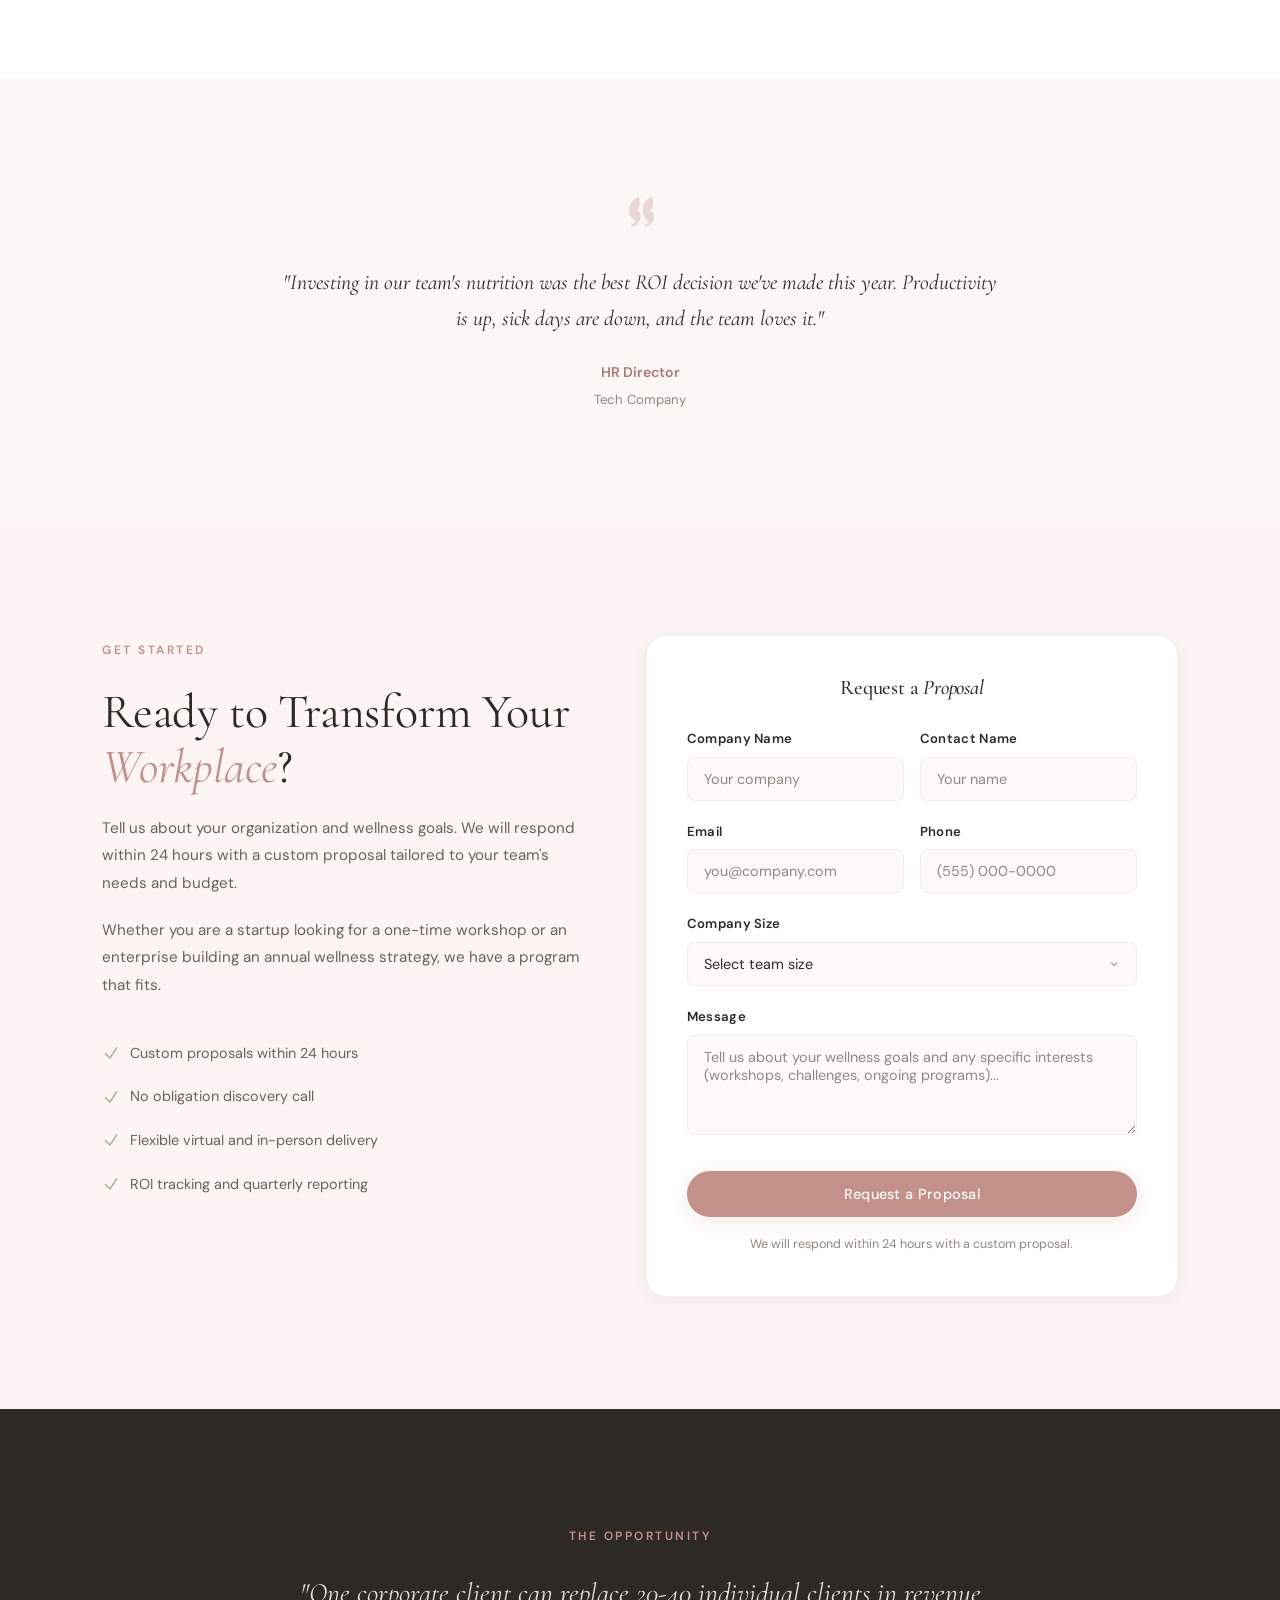
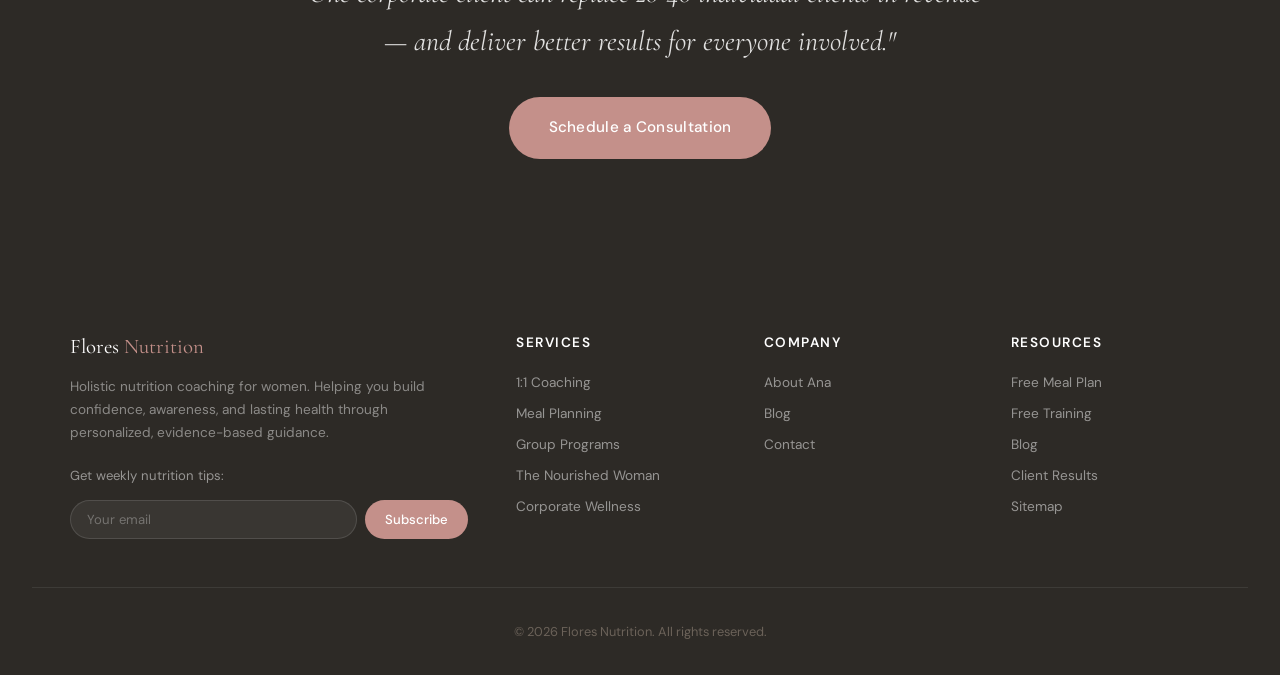
<file: corporate/index.html>
<!DOCTYPE html>
<html lang="en">
<head>
    <meta charset="UTF-8">
    <meta name="viewport" content="width=device-width, initial-scale=1.0, viewport-fit=cover">
    <title>Corporate Wellness Programs — Flores Nutrition | Employee Nutrition & Health</title>
    <meta name="description" content="Transform your team's health with Flores Nutrition's corporate wellness programs. Workshops, challenges, and ongoing nutrition support that boost productivity and reduce absenteeism.">

    <meta property="og:title" content="Corporate Wellness Programs — Flores Nutrition">
    <meta property="og:description" content="Evidence-based corporate nutrition programs that boost employee productivity, reduce absenteeism, and create a culture of wellness.">
    <meta property="og:type" content="website">
    <meta property="og:url" content="https://deme-cyber11.github.io/flores-nutrition/corporate/">
    <meta property="og:image" content="https://images.unsplash.com/photo-1556761175-5973dc0f32e7?auto=format&fit=crop&w=1200&h=630&q=80">

    <meta name="twitter:card" content="summary_large_image">
    <meta name="twitter:title" content="Corporate Wellness Programs — Flores Nutrition">
    <meta name="twitter:description" content="Evidence-based corporate nutrition programs that boost employee productivity, reduce absenteeism, and create a culture of wellness.">
    <meta name="twitter:image" content="https://images.unsplash.com/photo-1556761175-5973dc0f32e7?auto=format&fit=crop&w=1200&h=630&q=80">

    <link rel="preconnect" href="https://fonts.googleapis.com">
    <link rel="preconnect" href="https://fonts.gstatic.com" crossorigin>
    <link href="https://fonts.googleapis.com/css2?family=Cormorant+Garamond:ital,wght@0,300;0,400;0,500;0,600;1,300;1,400&family=DM+Sans:ital,wght@0,400;0,500;0,600;0,700;1,400&display=swap" rel="stylesheet">
    <link rel="stylesheet" href="../css/styles.css">

    <style>
        /* ===== PAGE HERO ===== */
        .page-hero {
            padding: 160px 2rem 80px;
            background:
                radial-gradient(ellipse at 20% 80%, rgba(196, 144, 138, 0.06) 0%, transparent 50%),
                radial-gradient(ellipse at 80% 20%, rgba(163, 177, 138, 0.05) 0%, transparent 50%),
                linear-gradient(180deg, var(--blush-bg) 0%, var(--background) 100%);
            text-align: center;
            position: relative;
            overflow: hidden;
        }

        .page-hero::before {
            content: '';
            position: absolute;
            top: 20%;
            right: -5%;
            width: 400px;
            height: 400px;
            background: radial-gradient(circle, rgba(196, 144, 138, 0.07) 0%, transparent 70%);
            border-radius: 50%;
        }

        .page-hero .section-label { margin-bottom: 1rem; }
        .page-hero h1 { margin-bottom: 1.25rem; }
        .page-hero h1 em { font-style: italic; color: var(--primary); }
        .page-hero p {
            max-width: 640px;
            margin: 0 auto 2.5rem;
            font-size: 1.1rem;
        }

        /* Stats Strip */
        .stats-strip {
            display: flex;
            justify-content: center;
            flex-wrap: wrap;
            gap: 2rem;
            margin-top: 3rem;
            padding-top: 2.5rem;
            border-top: 1px solid var(--border);
        }

        .stats-strip-item {
            text-align: center;
            padding: 0 1.5rem;
        }

        .stats-strip-item:not(:last-child) {
            border-right: 1px solid var(--border);
        }

        .stats-strip-number {
            font-family: var(--font-display);
            font-size: 1.75rem;
            font-weight: 400;
            color: var(--primary);
            line-height: 1.2;
            margin-bottom: 0.25rem;
        }

        .stats-strip-label {
            font-size: 0.78rem;
            font-weight: 500;
            color: var(--text-muted);
            text-transform: uppercase;
            letter-spacing: 1px;
        }

        /* ===== ROI SECTION ===== */
        .roi-section {
            background: white;
        }

        .roi-grid {
            display: grid;
            grid-template-columns: repeat(4, 1fr);
            gap: 1.5rem;
            margin-top: 3rem;
        }

        .roi-card {
            text-align: center;
            padding: 2.5rem 1.5rem;
            background: var(--cream);
            border-radius: var(--radius-lg);
            border: 1px solid var(--border);
            transition: all var(--transition-base);
        }

        .roi-card:hover {
            transform: translateY(-4px);
            box-shadow: var(--shadow-md);
        }

        .roi-card-icon {
            width: 52px;
            height: 52px;
            background: var(--primary-light);
            border-radius: var(--radius-circle);
            display: flex;
            align-items: center;
            justify-content: center;
            margin: 0 auto 1.25rem;
            color: var(--primary);
        }

        .roi-card-number {
            font-family: var(--font-display);
            font-size: 2.25rem;
            font-weight: 300;
            color: var(--primary);
            line-height: 1;
            margin-bottom: 0.5rem;
        }

        .roi-card h3 {
            font-size: 1rem;
            font-weight: 500;
            margin-bottom: 0.5rem;
        }

        .roi-card p {
            font-size: 0.85rem;
            line-height: 1.6;
        }

        /* ===== PROGRAM TIERS ===== */
        .programs-section {
            background: var(--blush-bg);
        }

        .programs-grid {
            display: grid;
            grid-template-columns: repeat(4, 1fr);
            gap: 1.5rem;
            margin-top: 3rem;
        }

        .program-card {
            background: white;
            border-radius: var(--radius-lg);
            padding: 2.5rem 2rem;
            border: 1px solid var(--border);
            text-align: center;
            transition: all var(--transition-base);
            position: relative;
            display: flex;
            flex-direction: column;
        }

        .program-card:hover {
            transform: translateY(-4px);
            box-shadow: var(--shadow-lg);
        }

        .program-card.featured {
            border-color: var(--primary);
            box-shadow: var(--shadow-rose);
        }

        .program-card.featured::before {
            content: 'Best Value';
            position: absolute;
            top: -12px;
            left: 50%;
            transform: translateX(-50%);
            background: var(--primary);
            color: white;
            padding: 4px 16px;
            border-radius: var(--radius-full);
            font-size: 0.72rem;
            font-weight: 600;
            text-transform: uppercase;
            letter-spacing: 1px;
        }

        .program-card-label {
            font-size: 0.72rem;
            font-weight: 600;
            text-transform: uppercase;
            letter-spacing: 1.5px;
            color: var(--primary);
            margin-bottom: 0.5rem;
        }

        .program-card h3 {
            margin-bottom: 0.5rem;
            font-size: 1.35rem;
        }

        .program-card-desc {
            font-size: 0.85rem;
            color: var(--text-muted);
            margin-bottom: 1rem;
            min-height: 40px;
        }

        .program-price {
            font-family: var(--font-display);
            font-size: 2rem;
            font-weight: 300;
            color: var(--primary);
            margin: 0.5rem 0 0.25rem;
        }

        .program-price-note {
            font-size: 0.78rem;
            color: var(--text-light);
            margin-bottom: 1.5rem;
        }

        .program-features {
            list-style: none;
            text-align: left;
            margin-bottom: 1.5rem;
            flex-grow: 1;
        }

        .program-features li {
            display: flex;
            align-items: flex-start;
            gap: 8px;
            padding: 0.4rem 0;
            font-size: 0.85rem;
            color: var(--text-muted);
            line-height: 1.5;
        }

        .program-features li svg {
            width: 14px;
            height: 14px;
            color: var(--sage);
            flex-shrink: 0;
            margin-top: 3px;
        }

        .program-ideal {
            padding-top: 1rem;
            margin-top: auto;
            border-top: 1px solid var(--border);
            font-size: 0.78rem;
            color: var(--text-light);
        }

        .program-ideal strong {
            color: var(--text-muted);
            font-weight: 600;
        }

        /* ===== HOW WE WORK ===== */
        .process-section {
            background: white;
        }

        .process-grid {
            display: grid;
            grid-template-columns: repeat(3, 1fr);
            gap: 2.5rem;
            margin-top: 3rem;
        }

        .process-step {
            text-align: center;
            position: relative;
        }

        .process-step-number {
            width: 64px;
            height: 64px;
            background: var(--primary-light);
            border-radius: var(--radius-circle);
            display: flex;
            align-items: center;
            justify-content: center;
            margin: 0 auto 1.5rem;
            font-family: var(--font-display);
            font-size: 1.75rem;
            font-weight: 400;
            color: var(--primary);
        }

        .process-step h3 {
            margin-bottom: 0.75rem;
            font-size: 1.25rem;
        }

        .process-step p {
            font-size: 0.9rem;
            max-width: 300px;
            margin: 0 auto;
        }

        .process-connector {
            display: none;
        }

        @media (min-width: 969px) {
            .process-connector {
                display: block;
                position: absolute;
                top: 32px;
                right: -1.25rem;
                width: 2.5rem;
                height: 1px;
                background: var(--border-warm);
            }

            .process-connector::after {
                content: '';
                position: absolute;
                right: 0;
                top: -3px;
                width: 7px;
                height: 7px;
                border-right: 1.5px solid var(--primary);
                border-top: 1.5px solid var(--primary);
                transform: rotate(45deg);
            }
        }

        /* ===== TESTIMONIAL ===== */
        .corp-testimonial {
            background: var(--cream);
        }

        .testimonial-block {
            max-width: 720px;
            margin: 0 auto;
            text-align: center;
        }

        .testimonial-block svg {
            width: 40px;
            height: 40px;
            color: var(--primary);
            opacity: 0.3;
            margin-bottom: 1.5rem;
        }

        .testimonial-block blockquote {
            font-family: var(--font-display);
            font-style: italic;
            font-size: 1.35rem;
            color: var(--text);
            line-height: 1.7;
            margin-bottom: 1.5rem;
        }

        .testimonial-block cite {
            font-style: normal;
            font-family: var(--font-body);
            font-size: 0.88rem;
            font-weight: 600;
            color: var(--primary-dark);
            display: block;
        }

        .testimonial-block .cite-role {
            font-weight: 400;
            font-size: 0.82rem;
            color: var(--text-light);
            margin-top: 0.25rem;
        }

        /* ===== CONTACT FORM ===== */
        .contact-section {
            background: var(--blush-bg);
        }

        .contact-grid {
            display: grid;
            grid-template-columns: 1fr 1.1fr;
            gap: 60px;
            align-items: start;
        }

        .contact-info h2 {
            margin-bottom: 1.25rem;
        }

        .contact-info h2 em {
            font-style: italic;
            color: var(--primary);
        }

        .contact-info p {
            margin-bottom: 1.25rem;
            font-size: 0.95rem;
        }

        .contact-trust-items {
            list-style: none;
            margin-top: 2rem;
        }

        .contact-trust-items li {
            display: flex;
            align-items: center;
            gap: 10px;
            padding: 0.6rem 0;
            font-size: 0.9rem;
            color: var(--text-muted);
        }

        .contact-trust-items li svg {
            width: 18px;
            height: 18px;
            color: var(--sage);
            flex-shrink: 0;
        }

        .contact-form-card {
            background: white;
            border-radius: var(--radius-xl);
            padding: 2.5rem;
            border: 1px solid var(--border);
            box-shadow: var(--shadow-md);
        }

        .contact-form-card h3 {
            text-align: center;
            margin-bottom: 1.75rem;
            font-size: 1.3rem;
        }

        .form-group {
            margin-bottom: 1.25rem;
        }

        .form-group label {
            display: block;
            font-size: 0.82rem;
            font-weight: 600;
            color: var(--text);
            margin-bottom: 0.4rem;
            letter-spacing: 0.3px;
        }

        .form-group input,
        .form-group select,
        .form-group textarea {
            width: 100%;
            padding: 12px 16px;
            border: 1px solid var(--border-warm);
            border-radius: var(--radius-md);
            font-family: var(--font-body);
            font-size: 0.9rem;
            color: var(--text);
            background: var(--background);
            outline: none;
            transition: border-color var(--transition-fast);
        }

        .form-group input:focus,
        .form-group select:focus,
        .form-group textarea:focus {
            border-color: var(--primary);
            box-shadow: 0 0 0 3px var(--primary-light);
        }

        .form-group input::placeholder,
        .form-group textarea::placeholder {
            color: var(--text-light);
        }

        .form-group textarea {
            min-height: 100px;
            resize: vertical;
        }

        .form-group select {
            appearance: none;
            background-image: url("data:image/svg+xml,%3Csvg xmlns='http://www.w3.org/2000/svg' width='12' height='12' viewBox='0 0 24 24' fill='none' stroke='%236B6259' stroke-width='2'%3E%3Cpath d='M6 9l6 6 6-6'/%3E%3C/svg%3E");
            background-repeat: no-repeat;
            background-position: right 16px center;
            padding-right: 40px;
        }

        .form-row {
            display: grid;
            grid-template-columns: 1fr 1fr;
            gap: 1rem;
        }

        .form-submit-btn {
            width: 100%;
            margin-top: 0.5rem;
        }

        .form-note {
            text-align: center;
            font-size: 0.78rem;
            color: var(--text-light);
            margin-top: 1rem;
        }

        /* ===== FINAL CTA ===== */
        .final-cta {
            background: var(--dark-bg);
            color: white;
            text-align: center;
        }

        .final-cta blockquote {
            font-family: var(--font-display);
            font-style: italic;
            font-size: clamp(1.25rem, 3vw, 1.75rem);
            color: rgba(255, 255, 255, 0.85);
            line-height: 1.7;
            max-width: 700px;
            margin: 0 auto 2rem;
        }

        .final-cta .btn {
            background: var(--primary);
            color: white;
        }

        .final-cta .btn:hover {
            background: var(--primary-dark);
            transform: translateY(-2px);
        }

        /* ===== RESPONSIVE ===== */
        @media (max-width: 968px) {
            .roi-grid {
                grid-template-columns: repeat(2, 1fr);
            }

            .programs-grid {
                grid-template-columns: 1fr 1fr;
            }

            .process-grid {
                grid-template-columns: 1fr;
                gap: 2rem;
                max-width: 400px;
                margin-left: auto;
                margin-right: auto;
            }

            .contact-grid {
                grid-template-columns: 1fr;
                gap: 40px;
            }

            .stats-strip-item:not(:last-child) {
                border-right: none;
            }
        }

        @media (max-width: 480px) {
            .page-hero {
                padding: 120px 1rem 60px;
            }

            .stats-strip {
                flex-direction: column;
                align-items: center;
                gap: 1.5rem;
            }

            .stats-strip-item:not(:last-child) {
                border-right: none;
                border-bottom: 1px solid var(--border);
                padding-bottom: 1.5rem;
            }

            .roi-grid {
                grid-template-columns: 1fr;
            }

            .programs-grid {
                grid-template-columns: 1fr;
                max-width: 400px;
                margin-left: auto;
                margin-right: auto;
            }

            .form-row {
                grid-template-columns: 1fr;
            }

            .testimonial-block blockquote {
                font-size: 1.1rem;
            }
        }
    </style>
</head>
<body>

    <!-- Header -->
    <header class="header">
        <div class="container">
            <a href="../index.html" class="logo">Flores <span>Nutrition</span></a>
            <button class="menu-toggle" aria-label="Toggle navigation" aria-expanded="false">
                <span></span><span></span><span></span>
            </button>
            <nav>
                <ul class="nav-links">
                    <li><a href="../services/">Services</a></li>
                    <li><a href="../about.html">About</a></li>
                    <li><a href="../webinar/">Free Training</a></li>
                    <li><a href="../results/">Results</a></li>
                    <li><a href="../blog/">Blog</a></li>
                    <li><a href="../apply/" class="btn btn-primary btn-sm">Apply Now</a></li>
                </ul>
            </nav>
        </div>
    </header>

    <!-- Page Hero -->
    <section class="page-hero">
        <div class="container">
            <span class="section-label">Corporate Wellness</span>
            <h1>Invest in Your Team's <em>Health</em></h1>
            <p>Evidence-based nutrition programs that boost employee productivity, reduce absenteeism, and create a culture of wellness. Because healthy teams build stronger companies.</p>
            <a href="#contact" class="btn btn-primary btn-lg">Schedule a Consultation</a>

            <div class="stats-strip">
                <div class="stats-strip-item">
                    <div class="stats-strip-number">$3.27</div>
                    <div class="stats-strip-label">Saved for every $1 spent</div>
                </div>
                <div class="stats-strip-item">
                    <div class="stats-strip-number">66%</div>
                    <div class="stats-strip-label">Productivity increase</div>
                </div>
                <div class="stats-strip-item">
                    <div class="stats-strip-number">50%</div>
                    <div class="stats-strip-label">Less absenteeism</div>
                </div>
            </div>
        </div>
    </section>

    <!-- ROI Section -->
    <section class="roi-section">
        <div class="container text-center">
            <span class="section-label">Why Invest</span>
            <h2 class="section-title">The Business Case for <em>Wellness</em></h2>
            <p class="section-subtitle mx-auto">The data is clear: corporate wellness programs deliver measurable ROI. A Harvard meta-analysis found that companies save $3.27 for every dollar invested in employee wellness.</p>

            <div class="roi-grid">
                <div class="roi-card">
                    <div class="roi-card-icon">
                        <svg xmlns="http://www.w3.org/2000/svg" fill="none" viewBox="0 0 24 24" stroke-width="1.5" stroke="currentColor" width="24" height="24"><path stroke-linecap="round" stroke-linejoin="round" d="M12 6v12m-3-2.818.879.659c1.171.879 3.07.879 4.242 0 1.172-.879 1.172-2.303 0-3.182C13.536 12.219 12.768 12 12 12c-.725 0-1.45-.22-2.003-.659-1.106-.879-1.106-2.303 0-3.182s2.9-.879 4.006 0l.415.33M21 12a9 9 0 1 1-18 0 9 9 0 0 1 18 0Z"/></svg>
                    </div>
                    <div class="roi-card-number">$3.27</div>
                    <h3>ROI Per Dollar</h3>
                    <p>For every $1 spent on wellness programs, companies save $3.27 in reduced healthcare costs.</p>
                </div>
                <div class="roi-card">
                    <div class="roi-card-icon">
                        <svg xmlns="http://www.w3.org/2000/svg" fill="none" viewBox="0 0 24 24" stroke-width="1.5" stroke="currentColor" width="24" height="24"><path stroke-linecap="round" stroke-linejoin="round" d="M2.25 18 9 11.25l4.306 4.306a11.95 11.95 0 0 1 5.814-5.518l2.74-1.22m0 0-5.94-2.281m5.94 2.28-2.28 5.941"/></svg>
                    </div>
                    <div class="roi-card-number">66%</div>
                    <h3>Productivity Boost</h3>
                    <p>Employees participating in wellness programs report a 66% increase in overall productivity.</p>
                </div>
                <div class="roi-card">
                    <div class="roi-card-icon">
                        <svg xmlns="http://www.w3.org/2000/svg" fill="none" viewBox="0 0 24 24" stroke-width="1.5" stroke="currentColor" width="24" height="24"><path stroke-linecap="round" stroke-linejoin="round" d="M6.75 3v2.25M17.25 3v2.25M3 18.75V7.5a2.25 2.25 0 0 1 2.25-2.25h13.5A2.25 2.25 0 0 1 21 7.5v11.25m-18 0A2.25 2.25 0 0 0 5.25 21h13.5A2.25 2.25 0 0 0 21 18.75m-18 0v-7.5A2.25 2.25 0 0 1 5.25 9h13.5A2.25 2.25 0 0 1 21 11.25v7.5"/></svg>
                    </div>
                    <div class="roi-card-number">50%</div>
                    <h3>Less Absenteeism</h3>
                    <p>Comprehensive wellness initiatives reduce employee absenteeism by up to 50%.</p>
                </div>
                <div class="roi-card">
                    <div class="roi-card-icon">
                        <svg xmlns="http://www.w3.org/2000/svg" fill="none" viewBox="0 0 24 24" stroke-width="1.5" stroke="currentColor" width="24" height="24"><path stroke-linecap="round" stroke-linejoin="round" d="M15 19.128a9.38 9.38 0 0 0 2.625.372 9.337 9.337 0 0 0 4.121-.952 4.125 4.125 0 0 0-7.533-2.493M15 19.128v-.003c0-1.113-.285-2.16-.786-3.07M15 19.128v.106A12.318 12.318 0 0 1 8.624 21c-2.331 0-4.512-.645-6.374-1.766l-.001-.109a6.375 6.375 0 0 1 11.964-3.07M12 6.375a3.375 3.375 0 1 1-6.75 0 3.375 3.375 0 0 1 6.75 0Zm8.25 2.25a2.625 2.625 0 1 1-5.25 0 2.625 2.625 0 0 1 5.25 0Z"/></svg>
                    </div>
                    <div class="roi-card-number">83%</div>
                    <h3>Prefer Virtual Wellness</h3>
                    <p>83% of employees prefer virtual wellness services, making delivery flexible and accessible.</p>
                </div>
            </div>
        </div>
    </section>

    <!-- Service Tiers -->
    <section class="programs-section">
        <div class="container text-center">
            <span class="section-label">Our Programs</span>
            <h2 class="section-title">Programs for Every <em>Organization</em></h2>
            <p class="section-subtitle mx-auto">From one-time workshops to annual wellness programs, we offer scalable solutions tailored to your company's size, needs, and budget.</p>

            <div class="programs-grid">
                <!-- Tier 1 -->
                <div class="program-card">
                    <div class="program-card-label">Tier 1</div>
                    <h3>Lunch & Learn Workshop</h3>
                    <p class="program-card-desc">Single 60-90 minute session</p>
                    <div class="program-price">$500 - $2,500</div>
                    <div class="program-price-note">per session</div>
                    <ul class="program-features">
                        <li><svg xmlns="http://www.w3.org/2000/svg" fill="none" viewBox="0 0 24 24" stroke-width="2" stroke="currentColor"><path stroke-linecap="round" stroke-linejoin="round" d="m4.5 12.75 6 6 9-13.5"/></svg> Nutrition fundamentals</li>
                        <li><svg xmlns="http://www.w3.org/2000/svg" fill="none" viewBox="0 0 24 24" stroke-width="2" stroke="currentColor"><path stroke-linecap="round" stroke-linejoin="round" d="m4.5 12.75 6 6 9-13.5"/></svg> Stress eating strategies</li>
                        <li><svg xmlns="http://www.w3.org/2000/svg" fill="none" viewBox="0 0 24 24" stroke-width="2" stroke="currentColor"><path stroke-linecap="round" stroke-linejoin="round" d="m4.5 12.75 6 6 9-13.5"/></svg> Meal prep for busy professionals</li>
                        <li><svg xmlns="http://www.w3.org/2000/svg" fill="none" viewBox="0 0 24 24" stroke-width="2" stroke="currentColor"><path stroke-linecap="round" stroke-linejoin="round" d="m4.5 12.75 6 6 9-13.5"/></svg> Seasonal wellness topics</li>
                    </ul>
                    <div class="program-ideal"><strong>Ideal for:</strong> Wellness weeks, team events, health fairs</div>
                </div>

                <!-- Tier 2 -->
                <div class="program-card">
                    <div class="program-card-label">Tier 2</div>
                    <h3>Team Nutrition Challenge</h3>
                    <p class="program-card-desc">4-6 week group program</p>
                    <div class="program-price">$3,000 - $8,000</div>
                    <div class="program-price-note">per program</div>
                    <ul class="program-features">
                        <li><svg xmlns="http://www.w3.org/2000/svg" fill="none" viewBox="0 0 24 24" stroke-width="2" stroke="currentColor"><path stroke-linecap="round" stroke-linejoin="round" d="m4.5 12.75 6 6 9-13.5"/></svg> Kickoff workshop</li>
                        <li><svg xmlns="http://www.w3.org/2000/svg" fill="none" viewBox="0 0 24 24" stroke-width="2" stroke="currentColor"><path stroke-linecap="round" stroke-linejoin="round" d="m4.5 12.75 6 6 9-13.5"/></svg> Weekly nutrition tips & content</li>
                        <li><svg xmlns="http://www.w3.org/2000/svg" fill="none" viewBox="0 0 24 24" stroke-width="2" stroke="currentColor"><path stroke-linecap="round" stroke-linejoin="round" d="m4.5 12.75 6 6 9-13.5"/></svg> Team tracking & prizes</li>
                        <li><svg xmlns="http://www.w3.org/2000/svg" fill="none" viewBox="0 0 24 24" stroke-width="2" stroke="currentColor"><path stroke-linecap="round" stroke-linejoin="round" d="m4.5 12.75 6 6 9-13.5"/></svg> Wrap-up presentation with results</li>
                    </ul>
                    <div class="program-ideal"><strong>Ideal for:</strong> Quarterly wellness initiatives</div>
                </div>

                <!-- Tier 3 (Featured) -->
                <div class="program-card featured">
                    <div class="program-card-label">Tier 3</div>
                    <h3>Monthly Wellness Retainer</h3>
                    <p class="program-card-desc">Ongoing wellness programming</p>
                    <div class="program-price">$2,000 - $5,000</div>
                    <div class="program-price-note">per month</div>
                    <ul class="program-features">
                        <li><svg xmlns="http://www.w3.org/2000/svg" fill="none" viewBox="0 0 24 24" stroke-width="2" stroke="currentColor"><path stroke-linecap="round" stroke-linejoin="round" d="m4.5 12.75 6 6 9-13.5"/></svg> Monthly workshops</li>
                        <li><svg xmlns="http://www.w3.org/2000/svg" fill="none" viewBox="0 0 24 24" stroke-width="2" stroke="currentColor"><path stroke-linecap="round" stroke-linejoin="round" d="m4.5 12.75 6 6 9-13.5"/></svg> Wellness content creation</li>
                        <li><svg xmlns="http://www.w3.org/2000/svg" fill="none" viewBox="0 0 24 24" stroke-width="2" stroke="currentColor"><path stroke-linecap="round" stroke-linejoin="round" d="m4.5 12.75 6 6 9-13.5"/></svg> Wellness newsletters</li>
                        <li><svg xmlns="http://www.w3.org/2000/svg" fill="none" viewBox="0 0 24 24" stroke-width="2" stroke="currentColor"><path stroke-linecap="round" stroke-linejoin="round" d="m4.5 12.75 6 6 9-13.5"/></svg> 1:1 sessions for leadership</li>
                    </ul>
                    <div class="program-ideal"><strong>Ideal for:</strong> Companies committed to ongoing employee health</div>
                </div>

                <!-- Tier 4 -->
                <div class="program-card">
                    <div class="program-card-label">Tier 4</div>
                    <h3>Annual Wellness Program</h3>
                    <p class="program-card-desc">Full program design + delivery</p>
                    <div class="program-price">$15,000+</div>
                    <div class="program-price-note">annual investment</div>
                    <ul class="program-features">
                        <li><svg xmlns="http://www.w3.org/2000/svg" fill="none" viewBox="0 0 24 24" stroke-width="2" stroke="currentColor"><path stroke-linecap="round" stroke-linejoin="round" d="m4.5 12.75 6 6 9-13.5"/></svg> Everything in retainer tier</li>
                        <li><svg xmlns="http://www.w3.org/2000/svg" fill="none" viewBox="0 0 24 24" stroke-width="2" stroke="currentColor"><path stroke-linecap="round" stroke-linejoin="round" d="m4.5 12.75 6 6 9-13.5"/></svg> Custom program design</li>
                        <li><svg xmlns="http://www.w3.org/2000/svg" fill="none" viewBox="0 0 24 24" stroke-width="2" stroke="currentColor"><path stroke-linecap="round" stroke-linejoin="round" d="m4.5 12.75 6 6 9-13.5"/></svg> Health assessments</li>
                        <li><svg xmlns="http://www.w3.org/2000/svg" fill="none" viewBox="0 0 24 24" stroke-width="2" stroke="currentColor"><path stroke-linecap="round" stroke-linejoin="round" d="m4.5 12.75 6 6 9-13.5"/></svg> Quarterly reporting & ROI tracking</li>
                    </ul>
                    <div class="program-ideal"><strong>Ideal for:</strong> Mid-size companies (50-500 employees)</div>
                </div>
            </div>
        </div>
    </section>

    <!-- How We Work -->
    <section class="process-section">
        <div class="container text-center">
            <span class="section-label">How We Work</span>
            <h2 class="section-title">Simple, Streamlined <em>Process</em></h2>
            <p class="section-subtitle mx-auto">From first conversation to program delivery, we make implementing corporate wellness straightforward and measurable.</p>

            <div class="process-grid">
                <div class="process-step">
                    <div class="process-step-number">1</div>
                    <h3>Discovery Call</h3>
                    <p>We learn about your team's needs, existing wellness initiatives, and organizational goals to understand where we can create the most impact.</p>
                    <span class="process-connector"></span>
                </div>
                <div class="process-step">
                    <div class="process-step-number">2</div>
                    <h3>Custom Proposal</h3>
                    <p>You receive a tailored program with clear deliverables, timeline, pricing, and projected ROI based on your company's specific needs.</p>
                    <span class="process-connector"></span>
                </div>
                <div class="process-step">
                    <div class="process-step-number">3</div>
                    <h3>Launch & Deliver</h3>
                    <p>We implement the program, track participation and results, and optimize as we go to ensure maximum engagement and impact.</p>
                </div>
            </div>
        </div>
    </section>

    <!-- Testimonial -->
    <section class="corp-testimonial">
        <div class="container">
            <div class="testimonial-block">
                <svg xmlns="http://www.w3.org/2000/svg" viewBox="0 0 24 24" fill="currentColor">
                    <path d="M11.3 3.3c-1.8.7-3.2 1.8-4.2 3.3-1 1.5-1.5 3.2-1.5 5.1 0 1.5.3 2.8 1 3.9.7 1.1 1.6 1.9 2.8 2.4-.2.5-.6 1-1.1 1.4-.5.4-1.1.7-1.7.9l.5 1.3c1.5-.4 2.8-1.2 3.8-2.4 1-1.2 1.5-2.5 1.5-4 0-.8-.2-1.5-.5-2.1-.3-.6-.8-1-1.3-1.3.9-1.4 1.3-3 1.3-4.6 0-.7-.1-1.3-.2-1.8l-.4-2.1zm8 0c-1.8.7-3.2 1.8-4.2 3.3-1 1.5-1.5 3.2-1.5 5.1 0 1.5.3 2.8 1 3.9.7 1.1 1.6 1.9 2.8 2.4-.2.5-.6 1-1.1 1.4-.5.4-1.1.7-1.7.9l.5 1.3c1.5-.4 2.8-1.2 3.8-2.4 1-1.2 1.5-2.5 1.5-4 0-.8-.2-1.5-.5-2.1-.3-.6-.8-1-1.3-1.3.9-1.4 1.3-3 1.3-4.6 0-.7-.1-1.3-.2-1.8l-.4-2.1z"/>
                </svg>
                <blockquote>"Investing in our team's nutrition was the best ROI decision we've made this year. Productivity is up, sick days are down, and the team loves it."</blockquote>
                <cite>HR Director</cite>
                <div class="cite-role">Tech Company</div>
            </div>
        </div>
    </section>

    <!-- Contact Section -->
    <section class="contact-section" id="contact">
        <div class="container">
            <div class="contact-grid">
                <div class="contact-info">
                    <span class="section-label">Get Started</span>
                    <h2>Ready to Transform Your <em>Workplace</em>?</h2>
                    <p>Tell us about your organization and wellness goals. We will respond within 24 hours with a custom proposal tailored to your team's needs and budget.</p>
                    <p>Whether you are a startup looking for a one-time workshop or an enterprise building an annual wellness strategy, we have a program that fits.</p>

                    <ul class="contact-trust-items">
                        <li>
                            <svg xmlns="http://www.w3.org/2000/svg" fill="none" viewBox="0 0 24 24" stroke-width="2" stroke="currentColor"><path stroke-linecap="round" stroke-linejoin="round" d="m4.5 12.75 6 6 9-13.5"/></svg>
                            Custom proposals within 24 hours
                        </li>
                        <li>
                            <svg xmlns="http://www.w3.org/2000/svg" fill="none" viewBox="0 0 24 24" stroke-width="2" stroke="currentColor"><path stroke-linecap="round" stroke-linejoin="round" d="m4.5 12.75 6 6 9-13.5"/></svg>
                            No obligation discovery call
                        </li>
                        <li>
                            <svg xmlns="http://www.w3.org/2000/svg" fill="none" viewBox="0 0 24 24" stroke-width="2" stroke="currentColor"><path stroke-linecap="round" stroke-linejoin="round" d="m4.5 12.75 6 6 9-13.5"/></svg>
                            Flexible virtual and in-person delivery
                        </li>
                        <li>
                            <svg xmlns="http://www.w3.org/2000/svg" fill="none" viewBox="0 0 24 24" stroke-width="2" stroke="currentColor"><path stroke-linecap="round" stroke-linejoin="round" d="m4.5 12.75 6 6 9-13.5"/></svg>
                            ROI tracking and quarterly reporting
                        </li>
                    </ul>
                </div>

                <div class="contact-form-card">
                    <h3>Request a <em>Proposal</em></h3>
                    <form action="#" method="POST">
                        <div class="form-row">
                            <div class="form-group">
                                <label for="company-name">Company Name</label>
                                <input type="text" id="company-name" name="company_name" placeholder="Your company" required>
                            </div>
                            <div class="form-group">
                                <label for="contact-name">Contact Name</label>
                                <input type="text" id="contact-name" name="contact_name" placeholder="Your name" required>
                            </div>
                        </div>
                        <div class="form-row">
                            <div class="form-group">
                                <label for="email">Email</label>
                                <input type="email" id="email" name="email" placeholder="you@company.com" required>
                            </div>
                            <div class="form-group">
                                <label for="phone">Phone</label>
                                <input type="tel" id="phone" name="phone" placeholder="(555) 000-0000">
                            </div>
                        </div>
                        <div class="form-group">
                            <label for="company-size">Company Size</label>
                            <select id="company-size" name="company_size" required>
                                <option value="" disabled selected>Select team size</option>
                                <option value="10-50">10 - 50 employees</option>
                                <option value="50-200">50 - 200 employees</option>
                                <option value="200-500">200 - 500 employees</option>
                                <option value="500+">500+ employees</option>
                            </select>
                        </div>
                        <div class="form-group">
                            <label for="message">Message</label>
                            <textarea id="message" name="message" placeholder="Tell us about your wellness goals and any specific interests (workshops, challenges, ongoing programs)..." rows="4"></textarea>
                        </div>
                        <button type="submit" class="btn btn-primary form-submit-btn">Request a Proposal</button>
                    </form>
                    <p class="form-note">We will respond within 24 hours with a custom proposal.</p>
                </div>
            </div>
        </div>
    </section>

    <!-- Final CTA -->
    <section class="final-cta">
        <div class="container text-center">
            <span class="section-label" style="color: var(--primary);">The Opportunity</span>
            <blockquote>"One corporate client can replace 20-40 individual clients in revenue — and deliver better results for everyone involved."</blockquote>
            <a href="#contact" class="btn btn-lg">Schedule a Consultation</a>
        </div>
    </section>

    <!-- Footer -->
    <footer class="footer">
        <div class="footer-grid">
            <div>
                <h4 style="text-transform: none; letter-spacing: 0; font-family: var(--font-display); font-size: 1.3rem; font-weight: 400; margin-bottom: 1rem;">Flores <span style="color: var(--primary);">Nutrition</span></h4>
                <p class="footer-description">Holistic nutrition coaching for women. Helping you build confidence, awareness, and lasting health through personalized, evidence-based guidance.</p>
                <div class="footer-email-capture">
                    <p>Get weekly nutrition tips:</p>
                    <form class="footer-email-form" action="#" method="POST">
                        <input type="email" name="email" placeholder="Your email" required aria-label="Email address">
                        <button type="submit">Subscribe</button>
                    </form>
                </div>
            </div>
            <div>
                <h4>Services</h4>
                <a href="../services/">1:1 Coaching</a>
                <a href="../services/">Meal Planning</a>
                <a href="../services/">Group Programs</a>
                <a href="../apply/">The Nourished Woman</a>
                <a href="../corporate/">Corporate Wellness</a>
            </div>
            <div>
                <h4>Company</h4>
                <a href="../about.html">About Ana</a>
                <a href="../blog/">Blog</a>
                <a href="../index.html#contact">Contact</a>
            </div>
            <div>
                <h4>Resources</h4>
                <a href="../free-guide/">Free Meal Plan</a>
                <a href="../webinar/">Free Training</a>
                <a href="../blog/">Blog</a>
                <a href="../results/">Client Results</a>
                <a href="../sitemap.xml">Sitemap</a>
            </div>
        </div>
        <div class="footer-bottom">
            <p>&copy; 2026 Flores Nutrition. All rights reserved.</p>
        </div>
    </footer>

    <!-- Mobile Menu JS -->
    <script>
    const toggle = document.querySelector('.menu-toggle');
    const nav = document.querySelector('.nav-links');
    if (toggle && nav) {
        toggle.addEventListener('click', () => {
            const expanded = toggle.getAttribute('aria-expanded') === 'true';
            toggle.setAttribute('aria-expanded', !expanded);
            nav.classList.toggle('active');
        });
    }
    </script>

</body>
</html>
</file>
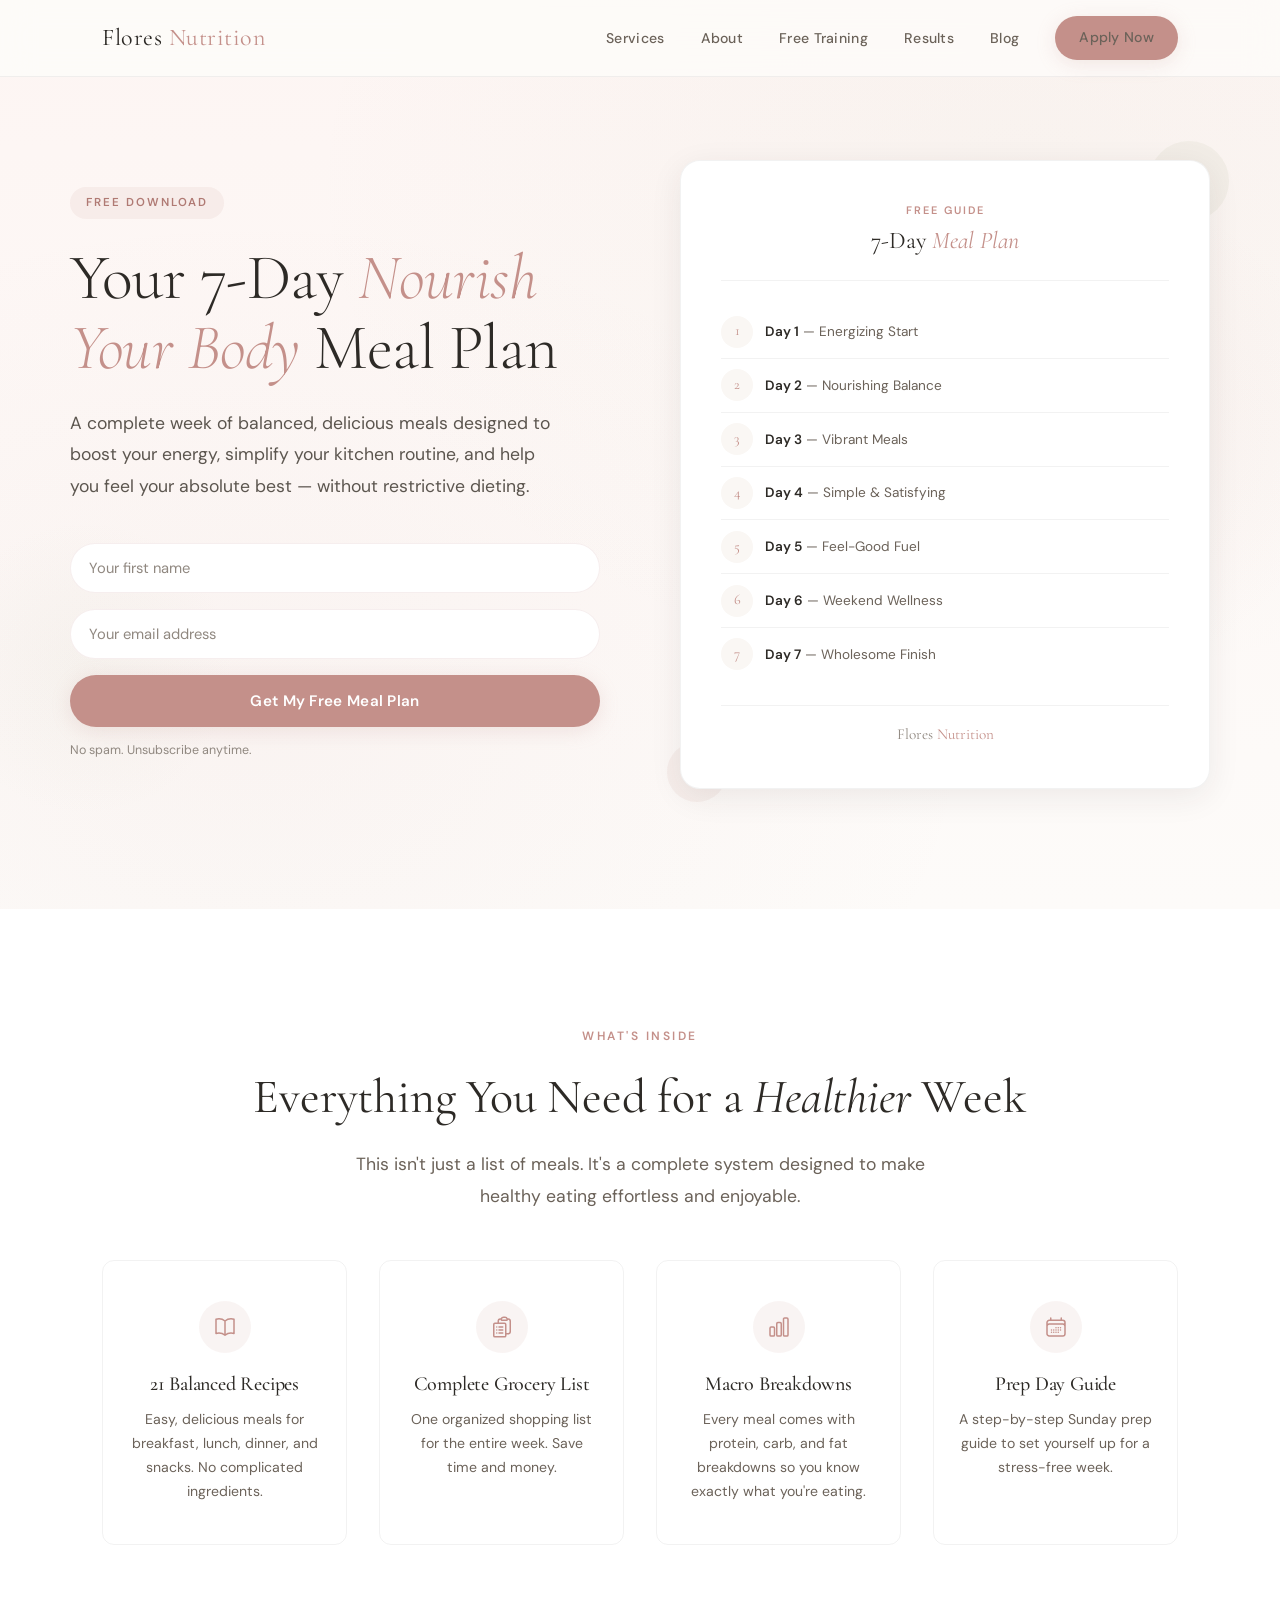
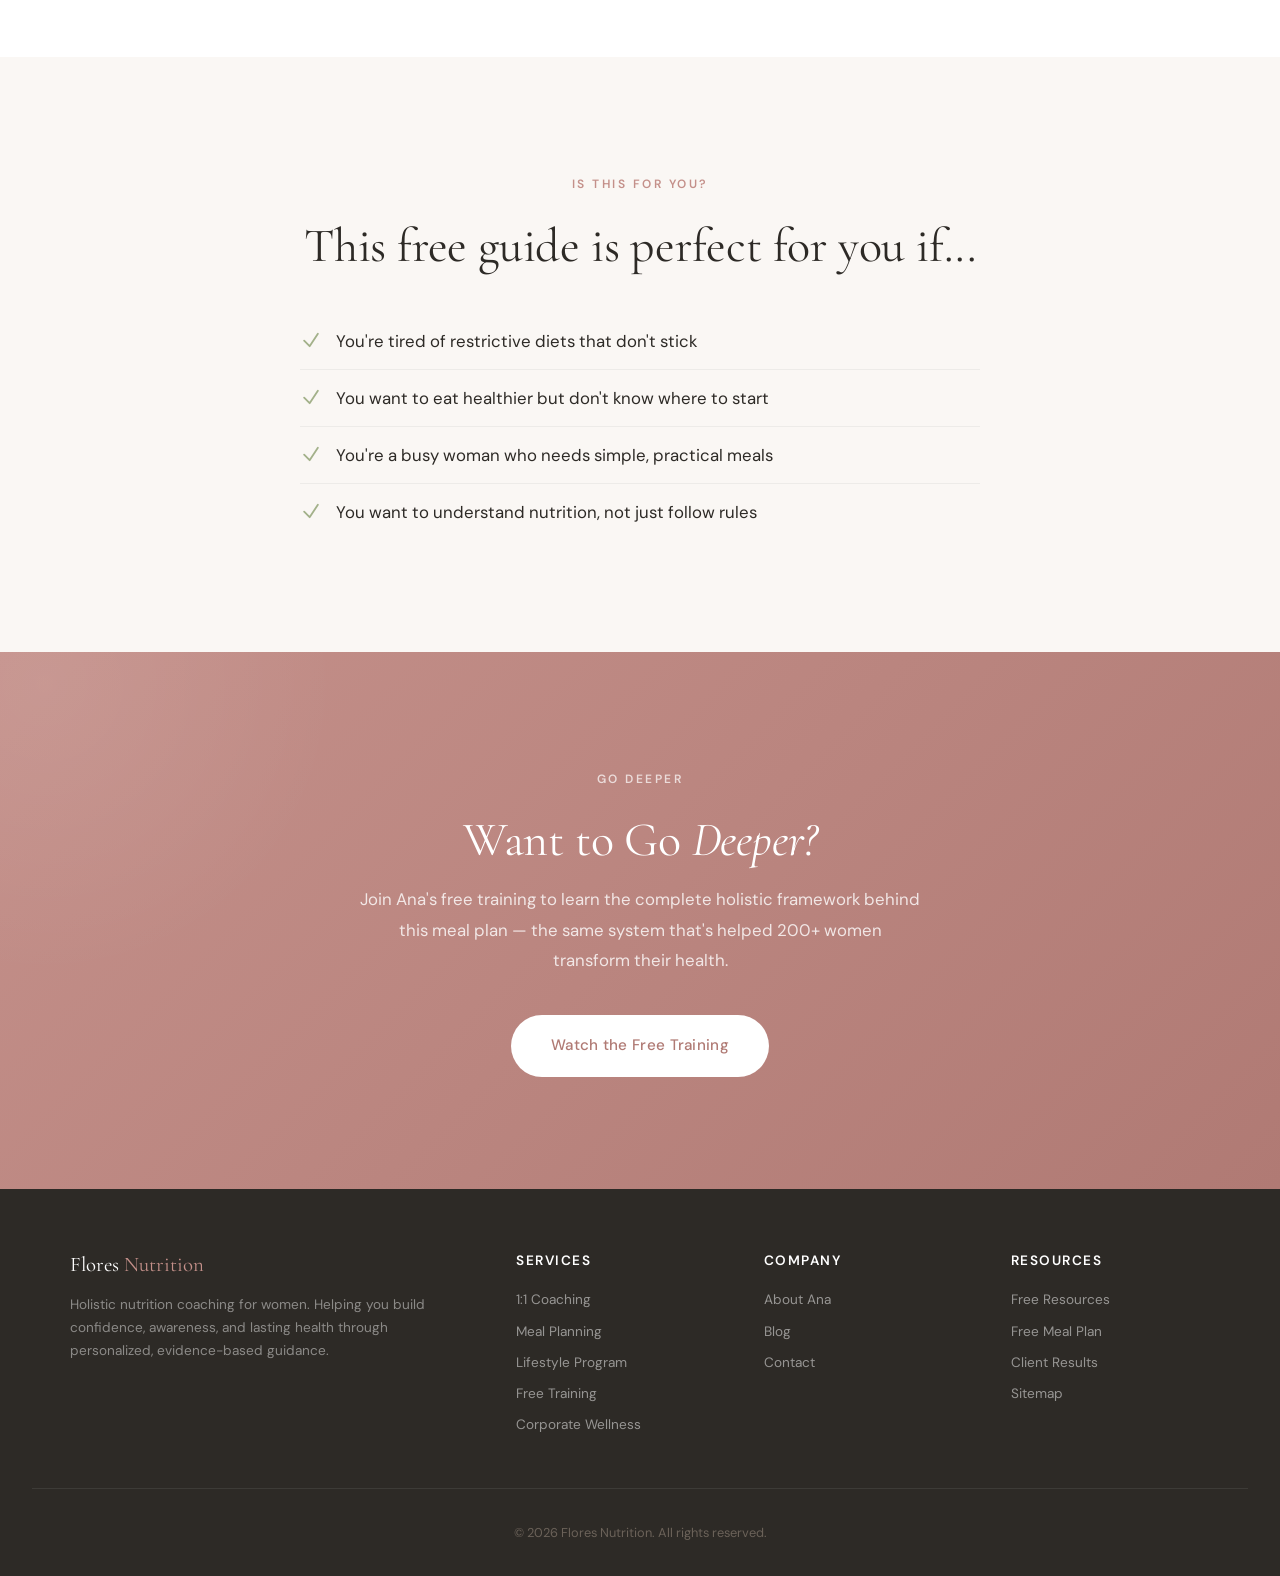
<file: free-guide/index.html>
<!DOCTYPE html>
<html lang="en">
<head>
    <meta charset="UTF-8">
    <meta name="viewport" content="width=device-width, initial-scale=1.0, viewport-fit=cover">
    <title>Free 7-Day Meal Plan — Nourish Your Body | Flores Nutrition</title>
    <meta name="description" content="Download your free 7-Day Nourish Your Body Meal Plan. 21 balanced recipes, grocery lists, and macro breakdowns from registered nutritionist Ana Flores.">

    <!-- Open Graph -->
    <meta property="og:title" content="Free 7-Day Meal Plan — Nourish Your Body | Flores Nutrition">
    <meta property="og:description" content="Download your free 7-Day Nourish Your Body Meal Plan. 21 balanced recipes, grocery lists, and macro breakdowns from registered nutritionist Ana Flores.">
    <meta property="og:type" content="website">
    <meta property="og:url" content="https://deme-cyber11.github.io/flores-nutrition/free-guide/">
    <meta property="og:image" content="https://images.unsplash.com/photo-1490645935967-10de6ba17061?auto=format&fit=crop&w=1200&h=630&q=80">

    <!-- Twitter -->
    <meta name="twitter:card" content="summary_large_image">
    <meta name="twitter:title" content="Free 7-Day Meal Plan — Nourish Your Body | Flores Nutrition">
    <meta name="twitter:description" content="Download your free 7-Day Nourish Your Body Meal Plan. 21 balanced recipes, grocery lists, and macro breakdowns from registered nutritionist Ana Flores.">
    <meta name="twitter:image" content="https://images.unsplash.com/photo-1490645935967-10de6ba17061?auto=format&fit=crop&w=1200&h=630&q=80">

    <!-- Fonts -->
    <link rel="preconnect" href="https://fonts.googleapis.com">
    <link rel="preconnect" href="https://fonts.gstatic.com" crossorigin>
    <link href="https://fonts.googleapis.com/css2?family=Cormorant+Garamond:ital,wght@0,300;0,400;0,500;0,600;1,300;1,400&family=DM+Sans:ital,wght@0,400;0,500;0,600;0,700;1,400&display=swap" rel="stylesheet">

    <!-- Styles -->
    <link rel="stylesheet" href="../css/styles.css">

    <!-- Schema Markup -->
    <script type="application/ld+json">
    {
        "@context": "https://schema.org",
        "@type": "DigitalDocument",
        "name": "7-Day Nourish Your Body Meal Plan",
        "description": "A complete week of balanced, delicious meals designed to boost your energy, simplify your kitchen routine, and help you feel your absolute best.",
        "author": {
            "@type": "Person",
            "name": "Ana Flores",
            "jobTitle": "Registered Nutritionist"
        },
        "publisher": {
            "@type": "Organization",
            "name": "Flores Nutrition"
        },
        "isAccessibleForFree": true,
        "encodingFormat": "application/pdf",
        "about": {
            "@type": "Thing",
            "name": "Nutrition Meal Planning"
        }
    }
    </script>

    <!-- Page-specific styles -->
    <style>
        /* ===== HERO ===== */
        .hero {
            padding: 160px 2rem 120px;
            background:
                radial-gradient(ellipse at 20% 80%, rgba(196, 144, 138, 0.06) 0%, transparent 50%),
                radial-gradient(ellipse at 80% 20%, rgba(163, 177, 138, 0.05) 0%, transparent 50%),
                linear-gradient(180deg, var(--blush-bg) 0%, var(--background) 100%);
            position: relative;
            overflow: hidden;
        }

        .hero::before {
            content: '';
            position: absolute;
            top: 20%;
            right: -5%;
            width: 500px;
            height: 500px;
            background: radial-gradient(circle, rgba(196, 144, 138, 0.07) 0%, transparent 70%);
            border-radius: 50%;
            animation: gentlePulse 8s ease-in-out infinite;
        }

        .hero::after {
            content: '';
            position: absolute;
            bottom: 10%;
            left: -5%;
            width: 300px;
            height: 300px;
            background: radial-gradient(circle, rgba(163, 177, 138, 0.06) 0%, transparent 70%);
            border-radius: 50%;
            animation: gentlePulse 10s ease-in-out infinite 2s;
        }

        .hero-content {
            display: grid;
            grid-template-columns: 1fr 1fr;
            gap: 80px;
            align-items: center;
            max-width: var(--container-max);
            margin: 0 auto;
            position: relative;
            z-index: 1;
        }

        .hero-label {
            display: inline-block;
            padding: 6px 16px;
            background: var(--primary-light);
            color: var(--primary-dark);
            border-radius: var(--radius-full);
            font-size: 0.72rem;
            font-weight: 600;
            text-transform: uppercase;
            letter-spacing: 2px;
            margin-bottom: 1.5rem;
            animation: fadeSlideUp 0.6s ease both;
        }

        .hero h1 {
            margin-bottom: 1.5rem;
            animation: fadeSlideUp 0.6s ease 0.1s both;
        }

        .hero h1 em {
            font-style: italic;
            color: var(--primary);
        }

        .hero-subtitle {
            font-size: 1.1rem;
            margin-bottom: 2.5rem;
            max-width: 480px;
            color: #5C564F;
            animation: fadeSlideUp 0.6s ease 0.2s both;
        }

        /* ===== FORM ===== */
        .hero-form {
            animation: fadeSlideUp 0.6s ease 0.3s both;
        }

        .form-group {
            margin-bottom: 1rem;
        }

        .form-group input {
            width: 100%;
            padding: 14px 18px;
            font-family: var(--font-body);
            font-size: 0.92rem;
            color: var(--text);
            background: white;
            border: 1.5px solid var(--border-warm);
            border-radius: var(--radius-full);
            outline: none;
            transition: all var(--transition-base);
        }

        .form-group input::placeholder {
            color: var(--text-light);
        }

        .form-group input:focus {
            border-color: var(--primary);
            box-shadow: 0 0 0 3px var(--primary-light);
        }

        .hero-form .btn {
            width: 100%;
            padding: 16px 32px;
            font-size: 0.95rem;
            font-weight: 600;
        }

        .form-disclaimer {
            font-size: 0.78rem;
            color: var(--text-light);
            margin-top: 0.75rem;
            animation: fadeSlideUp 0.6s ease 0.4s both;
        }

        /* ===== GUIDE MOCKUP ===== */
        .hero-visual {
            position: relative;
            animation: fadeIn 1s ease 0.3s both;
        }

        .guide-mockup {
            background: white;
            border-radius: var(--radius-xl);
            padding: 2.5rem;
            box-shadow: var(--shadow-lg);
            border: 1px solid var(--border);
            position: relative;
        }

        .guide-mockup::before {
            content: '';
            position: absolute;
            top: -20px;
            right: -20px;
            width: 80px;
            height: 80px;
            background: var(--sage-light);
            border-radius: 50%;
            z-index: -1;
        }

        .guide-mockup::after {
            content: '';
            position: absolute;
            bottom: -14px;
            left: -14px;
            width: 60px;
            height: 60px;
            background: var(--primary-light);
            border-radius: 50%;
            z-index: -1;
        }

        .guide-mockup-header {
            text-align: center;
            padding-bottom: 1.5rem;
            border-bottom: 1px solid var(--border);
            margin-bottom: 1.5rem;
        }

        .guide-mockup-label {
            font-size: 0.68rem;
            font-weight: 600;
            text-transform: uppercase;
            letter-spacing: 2px;
            color: var(--primary);
            margin-bottom: 0.5rem;
        }

        .guide-mockup-title {
            font-family: var(--font-display);
            font-size: 1.5rem;
            font-weight: 400;
            color: var(--secondary);
            line-height: 1.2;
        }

        .guide-mockup-title em {
            font-style: italic;
            color: var(--primary);
        }

        .guide-day-list {
            list-style: none;
        }

        .guide-day-item {
            display: flex;
            align-items: center;
            gap: 12px;
            padding: 0.65rem 0;
            border-bottom: 1px solid var(--border);
        }

        .guide-day-item:last-child {
            border-bottom: none;
        }

        .guide-day-number {
            width: 32px;
            height: 32px;
            background: var(--cream);
            border-radius: var(--radius-circle);
            display: flex;
            align-items: center;
            justify-content: center;
            font-family: var(--font-display);
            font-size: 0.9rem;
            color: var(--primary);
            flex-shrink: 0;
        }

        .guide-day-info {
            font-size: 0.85rem;
            color: var(--text-muted);
        }

        .guide-day-info strong {
            color: var(--secondary);
            font-weight: 600;
        }

        .guide-mockup-footer {
            margin-top: 1.5rem;
            padding-top: 1rem;
            border-top: 1px solid var(--border);
            text-align: center;
        }

        .guide-mockup-brand {
            font-family: var(--font-display);
            font-size: 0.95rem;
            color: var(--text-light);
        }

        .guide-mockup-brand span {
            color: var(--primary);
        }

        /* ===== WHAT'S INSIDE ===== */
        .whats-inside {
            background: white;
        }

        .features-grid {
            display: grid;
            grid-template-columns: repeat(4, 1fr);
            gap: 2rem;
            margin-top: 3rem;
        }

        .feature-card {
            text-align: center;
            padding: 2.5rem 1.5rem;
            border-radius: var(--radius-lg);
            border: 1px solid var(--border);
            transition: all var(--transition-base);
            position: relative;
            overflow: hidden;
        }

        .feature-card::before {
            content: '';
            position: absolute;
            bottom: 0;
            left: 0;
            right: 0;
            height: 3px;
            background: var(--primary);
            transform: scaleX(0);
            transition: transform var(--transition-base);
        }

        .feature-card:hover::before {
            transform: scaleX(1);
        }

        .feature-card:hover {
            transform: translateY(-4px);
            box-shadow: var(--shadow-md);
        }

        .feature-icon {
            width: 52px;
            height: 52px;
            background: var(--primary-light);
            border-radius: var(--radius-circle);
            display: flex;
            align-items: center;
            justify-content: center;
            margin: 0 auto 1.25rem;
            color: var(--primary);
        }

        .feature-card h3 {
            margin-bottom: 0.75rem;
            font-size: 1.25rem;
        }

        .feature-card p {
            font-size: 0.88rem;
            line-height: 1.7;
        }

        /* ===== WHO THIS IS FOR ===== */
        .who-for {
            background: var(--cream);
        }

        .who-for-content {
            max-width: 680px;
            margin: 0 auto;
        }

        .who-for h2 {
            margin-bottom: 2.5rem;
        }

        .checklist {
            list-style: none;
        }

        .checklist li {
            display: flex;
            align-items: flex-start;
            gap: 14px;
            padding: 0.85rem 0;
            font-size: 1.05rem;
            color: var(--text);
            border-bottom: 1px solid var(--border);
        }

        .checklist li:last-child {
            border-bottom: none;
        }

        .checklist li svg {
            width: 22px;
            height: 22px;
            color: var(--sage);
            flex-shrink: 0;
            margin-top: 2px;
        }

        /* ===== BRIDGE CTA ===== */
        .bridge-cta {
            background:
                linear-gradient(135deg, var(--primary) 0%, var(--primary-dark) 100%);
            color: white;
            text-align: center;
            position: relative;
            overflow: hidden;
        }

        .bridge-cta::before {
            content: '';
            position: absolute;
            top: -50%;
            left: -20%;
            width: 600px;
            height: 600px;
            background: radial-gradient(circle, rgba(255, 255, 255, 0.08) 0%, transparent 70%);
            border-radius: 50%;
        }

        .bridge-cta .container {
            position: relative;
            z-index: 1;
        }

        .bridge-cta .section-label {
            color: rgba(255, 255, 255, 0.7);
        }

        .bridge-cta h2 {
            color: white;
            margin-bottom: 1rem;
        }

        .bridge-cta p {
            color: rgba(255, 255, 255, 0.8);
            max-width: 560px;
            margin: 0 auto 2.5rem;
            font-size: 1.05rem;
        }

        .bridge-cta .btn {
            background: white;
            color: var(--primary-dark);
        }

        .bridge-cta .btn:hover {
            background: var(--cream);
            transform: translateY(-2px);
            box-shadow: 0 8px 24px rgba(0, 0, 0, 0.15);
        }

        /* ===== RESPONSIVE ===== */
        @media (max-width: 968px) {
            .hero-content {
                grid-template-columns: 1fr;
                text-align: center;
                gap: 40px;
            }

            .hero-subtitle {
                margin-left: auto;
                margin-right: auto;
            }

            .hero-form {
                max-width: 420px;
                margin-left: auto;
                margin-right: auto;
            }

            .hero-visual {
                max-width: 380px;
                margin: 0 auto;
            }

            .features-grid {
                grid-template-columns: repeat(2, 1fr);
            }
        }

        @media (max-width: 480px) {
            .hero {
                padding: 120px 1rem 80px;
            }

            .features-grid {
                grid-template-columns: 1fr;
            }

            .hero-visual {
                display: none;
            }

            .checklist li {
                font-size: 0.95rem;
            }
        }
    </style>
</head>
<body>

    <!-- Header -->
    <header class="header">
        <div class="container">
            <a href="../index.html" class="logo">Flores <span>Nutrition</span></a>
            <button class="menu-toggle" aria-label="Toggle navigation" aria-expanded="false">
                <span></span><span></span><span></span>
            </button>
            <nav>
                <ul class="nav-links">
                    <li><a href="../services/">Services</a></li>
                    <li><a href="../about.html">About</a></li>
                    <li><a href="../webinar/">Free Training</a></li>
                    <li><a href="../results/">Results</a></li>
                    <li><a href="../blog/">Blog</a></li>
                    <li><a href="../apply/" class="btn btn-primary btn-sm">Apply Now</a></li>
                </ul>
            </nav>
        </div>
    </header>

    <!-- Hero -->
    <section class="hero">
        <div class="hero-content">
            <div class="hero-text">
                <span class="hero-label">Free Download</span>
                <h1>Your 7-Day <em>Nourish Your Body</em> Meal Plan</h1>
                <p class="hero-subtitle">A complete week of balanced, delicious meals designed to boost your energy, simplify your kitchen routine, and help you feel your absolute best — without restrictive dieting.</p>

                <form action="#" method="POST" class="hero-form">
                    <div class="form-group">
                        <input type="text" name="first_name" placeholder="Your first name" required aria-label="First name">
                    </div>
                    <div class="form-group">
                        <input type="email" name="email" placeholder="Your email address" required aria-label="Email address">
                    </div>
                    <button type="submit" class="btn btn-primary">Get My Free Meal Plan</button>
                </form>
                <p class="form-disclaimer">No spam. Unsubscribe anytime.</p>
            </div>

            <div class="hero-visual">
                <div class="guide-mockup">
                    <div class="guide-mockup-header">
                        <div class="guide-mockup-label">Free Guide</div>
                        <div class="guide-mockup-title">7-Day <em>Meal Plan</em></div>
                    </div>
                    <ul class="guide-day-list">
                        <li class="guide-day-item">
                            <div class="guide-day-number">1</div>
                            <div class="guide-day-info"><strong>Day 1</strong> — Energizing Start</div>
                        </li>
                        <li class="guide-day-item">
                            <div class="guide-day-number">2</div>
                            <div class="guide-day-info"><strong>Day 2</strong> — Nourishing Balance</div>
                        </li>
                        <li class="guide-day-item">
                            <div class="guide-day-number">3</div>
                            <div class="guide-day-info"><strong>Day 3</strong> — Vibrant Meals</div>
                        </li>
                        <li class="guide-day-item">
                            <div class="guide-day-number">4</div>
                            <div class="guide-day-info"><strong>Day 4</strong> — Simple & Satisfying</div>
                        </li>
                        <li class="guide-day-item">
                            <div class="guide-day-number">5</div>
                            <div class="guide-day-info"><strong>Day 5</strong> — Feel-Good Fuel</div>
                        </li>
                        <li class="guide-day-item">
                            <div class="guide-day-number">6</div>
                            <div class="guide-day-info"><strong>Day 6</strong> — Weekend Wellness</div>
                        </li>
                        <li class="guide-day-item">
                            <div class="guide-day-number">7</div>
                            <div class="guide-day-info"><strong>Day 7</strong> — Wholesome Finish</div>
                        </li>
                    </ul>
                    <div class="guide-mockup-footer">
                        <div class="guide-mockup-brand">Flores <span>Nutrition</span></div>
                    </div>
                </div>
            </div>
        </div>
    </section>

    <!-- What's Inside -->
    <section class="whats-inside">
        <div class="container text-center">
            <span class="section-label">What's Inside</span>
            <h2 class="section-title">Everything You Need for a <em>Healthier</em> Week</h2>
            <p class="section-subtitle mx-auto">This isn't just a list of meals. It's a complete system designed to make healthy eating effortless and enjoyable.</p>

            <div class="features-grid">
                <div class="feature-card">
                    <div class="feature-icon">
                        <svg xmlns="http://www.w3.org/2000/svg" fill="none" viewBox="0 0 24 24" stroke-width="1.5" stroke="currentColor" width="24" height="24"><path stroke-linecap="round" stroke-linejoin="round" d="M12 6.042A8.967 8.967 0 0 0 6 3.75c-1.052 0-2.062.18-3 .512v14.25A8.987 8.987 0 0 1 6 18c2.305 0 4.408.867 6 2.292m0-14.25a8.966 8.966 0 0 1 6-2.292c1.052 0 2.062.18 3 .512v14.25A8.987 8.987 0 0 0 18 18a8.967 8.967 0 0 0-6 2.292m0-14.25v14.25"/></svg>
                    </div>
                    <h3>21 Balanced Recipes</h3>
                    <p>Easy, delicious meals for breakfast, lunch, dinner, and snacks. No complicated ingredients.</p>
                </div>
                <div class="feature-card">
                    <div class="feature-icon">
                        <svg xmlns="http://www.w3.org/2000/svg" fill="none" viewBox="0 0 24 24" stroke-width="1.5" stroke="currentColor" width="24" height="24"><path stroke-linecap="round" stroke-linejoin="round" d="M9 12h3.75M9 15h3.75M9 18h3.75m3 .75H18a2.25 2.25 0 0 0 2.25-2.25V6.108c0-1.135-.845-2.098-1.976-2.192a48.424 48.424 0 0 0-1.123-.08m-5.801 0c-.065.21-.1.433-.1.664 0 .414.336.75.75.75h4.5a.75.75 0 0 0 .75-.75 2.25 2.25 0 0 0-.1-.664m-5.8 0A2.251 2.251 0 0 1 13.5 2.25H15c1.012 0 1.867.668 2.15 1.586m-5.8 0c-.376.023-.75.05-1.124.08C9.095 4.01 8.25 4.973 8.25 6.108V8.25m0 0H4.875c-.621 0-1.125.504-1.125 1.125v11.25c0 .621.504 1.125 1.125 1.125h9.75c.621 0 1.125-.504 1.125-1.125V9.375c0-.621-.504-1.125-1.125-1.125H8.25ZM6.75 12h.008v.008H6.75V12Zm0 3h.008v.008H6.75V15Zm0 3h.008v.008H6.75V18Z"/></svg>
                    </div>
                    <h3>Complete Grocery List</h3>
                    <p>One organized shopping list for the entire week. Save time and money.</p>
                </div>
                <div class="feature-card">
                    <div class="feature-icon">
                        <svg xmlns="http://www.w3.org/2000/svg" fill="none" viewBox="0 0 24 24" stroke-width="1.5" stroke="currentColor" width="24" height="24"><path stroke-linecap="round" stroke-linejoin="round" d="M3 13.125C3 12.504 3.504 12 4.125 12h2.25c.621 0 1.125.504 1.125 1.125v6.75C7.5 20.496 6.996 21 6.375 21h-2.25A1.125 1.125 0 0 1 3 19.875v-6.75ZM9.75 8.625c0-.621.504-1.125 1.125-1.125h2.25c.621 0 1.125.504 1.125 1.125v11.25c0 .621-.504 1.125-1.125 1.125h-2.25a1.125 1.125 0 0 1-1.125-1.125V8.625ZM16.5 4.125c0-.621.504-1.125 1.125-1.125h2.25C20.496 3 21 3.504 21 4.125v15.75c0 .621-.504 1.125-1.125 1.125h-2.25a1.125 1.125 0 0 1-1.125-1.125V4.125Z"/></svg>
                    </div>
                    <h3>Macro Breakdowns</h3>
                    <p>Every meal comes with protein, carb, and fat breakdowns so you know exactly what you're eating.</p>
                </div>
                <div class="feature-card">
                    <div class="feature-icon">
                        <svg xmlns="http://www.w3.org/2000/svg" fill="none" viewBox="0 0 24 24" stroke-width="1.5" stroke="currentColor" width="24" height="24"><path stroke-linecap="round" stroke-linejoin="round" d="M6.75 3v2.25M17.25 3v2.25M3 18.75V7.5a2.25 2.25 0 0 1 2.25-2.25h13.5A2.25 2.25 0 0 1 21 7.5v11.25m-18 0A2.25 2.25 0 0 0 5.25 21h13.5A2.25 2.25 0 0 0 21 18.75m-18 0v-7.5A2.25 2.25 0 0 1 5.25 9h13.5A2.25 2.25 0 0 1 21 11.25v7.5m-9-6h.008v.008H12v-.008ZM12 15h.008v.008H12V15Zm0 2.25h.008v.008H12v-.008ZM9.75 15h.008v.008H9.75V15Zm0 2.25h.008v.008H9.75v-.008ZM7.5 15h.008v.008H7.5V15Zm0 2.25h.008v.008H7.5v-.008Zm6.75-4.5h.008v.008h-.008v-.008Zm0 2.25h.008v.008h-.008V15Zm0 2.25h.008v.008h-.008v-.008Zm2.25-4.5h.008v.008H16.5v-.008Zm0 2.25h.008v.008H16.5V15Z"/></svg>
                    </div>
                    <h3>Prep Day Guide</h3>
                    <p>A step-by-step Sunday prep guide to set yourself up for a stress-free week.</p>
                </div>
            </div>
        </div>
    </section>

    <!-- Who This Is For -->
    <section class="who-for">
        <div class="container">
            <div class="who-for-content text-center">
                <span class="section-label">Is This For You?</span>
                <h2 class="section-title">This free guide is perfect for you if...</h2>

                <ul class="checklist" style="text-align: left;">
                    <li>
                        <svg xmlns="http://www.w3.org/2000/svg" fill="none" viewBox="0 0 24 24" stroke-width="2" stroke="currentColor"><path stroke-linecap="round" stroke-linejoin="round" d="m4.5 12.75 6 6 9-13.5"/></svg>
                        You're tired of restrictive diets that don't stick
                    </li>
                    <li>
                        <svg xmlns="http://www.w3.org/2000/svg" fill="none" viewBox="0 0 24 24" stroke-width="2" stroke="currentColor"><path stroke-linecap="round" stroke-linejoin="round" d="m4.5 12.75 6 6 9-13.5"/></svg>
                        You want to eat healthier but don't know where to start
                    </li>
                    <li>
                        <svg xmlns="http://www.w3.org/2000/svg" fill="none" viewBox="0 0 24 24" stroke-width="2" stroke="currentColor"><path stroke-linecap="round" stroke-linejoin="round" d="m4.5 12.75 6 6 9-13.5"/></svg>
                        You're a busy woman who needs simple, practical meals
                    </li>
                    <li>
                        <svg xmlns="http://www.w3.org/2000/svg" fill="none" viewBox="0 0 24 24" stroke-width="2" stroke="currentColor"><path stroke-linecap="round" stroke-linejoin="round" d="m4.5 12.75 6 6 9-13.5"/></svg>
                        You want to understand nutrition, not just follow rules
                    </li>
                </ul>
            </div>
        </div>
    </section>

    <!-- Bridge to Webinar CTA -->
    <section class="bridge-cta">
        <div class="container text-center">
            <span class="section-label">Go Deeper</span>
            <h2>Want to Go <em>Deeper?</em></h2>
            <p>Join Ana's free training to learn the complete holistic framework behind this meal plan — the same system that's helped 200+ women transform their health.</p>
            <a href="../webinar/" class="btn btn-lg">Watch the Free Training</a>
        </div>
    </section>

    <!-- Footer -->
    <footer class="footer">
        <div class="footer-grid">
            <div>
                <h4 style="text-transform: none; letter-spacing: 0; font-family: var(--font-display); font-size: 1.3rem; font-weight: 400; margin-bottom: 1rem;">Flores <span style="color: var(--primary);">Nutrition</span></h4>
                <p class="footer-description">Holistic nutrition coaching for women. Helping you build confidence, awareness, and lasting health through personalized, evidence-based guidance.</p>
            </div>
            <div>
                <h4>Services</h4>
                <a href="../services/">1:1 Coaching</a>
                <a href="../services/">Meal Planning</a>
                <a href="../services/">Lifestyle Program</a>
                <a href="../webinar/">Free Training</a>
                <a href="../corporate/">Corporate Wellness</a>
            </div>
            <div>
                <h4>Company</h4>
                <a href="../about.html">About Ana</a>
                <a href="../blog/">Blog</a>
                <a href="../index.html#contact">Contact</a>
            </div>
            <div>
                <h4>Resources</h4>
                <a href="../blog/">Free Resources</a>
                <a href="../free-guide/">Free Meal Plan</a>
                <a href="../results/">Client Results</a>
                <a href="../sitemap.xml">Sitemap</a>
            </div>
        </div>
        <div class="footer-bottom">
            <p>&copy; 2026 Flores Nutrition. All rights reserved.</p>
        </div>
    </footer>

    <!-- Mobile Menu JS -->
    <script>
    const toggle = document.querySelector('.menu-toggle');
    const nav = document.querySelector('.nav-links');
    if (toggle && nav) {
        toggle.addEventListener('click', () => {
            const expanded = toggle.getAttribute('aria-expanded') === 'true';
            toggle.setAttribute('aria-expanded', !expanded);
            nav.classList.toggle('active');
        });
    }
    </script>

</body>
</html>
</file>
<file: css/styles.css>
/* ==========================================================================
   Flores Nutrition — Design System
   Holistic Health & Nutrition for Women
   Minimalist · Earth Tones · Modern
   ========================================================================== */

/* ---------- Reset ---------- */
*, *::before, *::after { box-sizing: border-box; margin: 0; padding: 0; }

/* ---------- Design Tokens ---------- */
:root {
    /* Brand Colors — Dusty Rose + Earth Tones */
    --primary: #C4908A;               /* Dusty rose — CTAs, accents */
    --primary-dark: #B07A74;          /* Deeper rose — hover states */
    --primary-light: rgba(196, 144, 138, 0.1); /* Tinted backgrounds */
    --primary-glow: rgba(196, 144, 138, 0.25);

    /* Earth Tone Accents */
    --sage: #A3B18A;                  /* Sage green — nature accent */
    --sage-light: rgba(163, 177, 138, 0.1);
    --sand: #D4C5B9;                  /* Warm sand */
    --terra: #C9A98C;                 /* Terracotta warmth */
    --cream: #FAF7F4;                 /* Warm cream */
    --blush-bg: #FDF5F3;             /* Lightest blush */

    /* Neutrals */
    --secondary: #2D2A26;            /* Warm near-black — headings */
    --text: #2D2A26;                 /* Body text */
    --text-muted: #6B6259;           /* Secondary text */
    --text-light: #908880;           /* Light text */
    --background: #FDFBF9;           /* Warm off-white page bg */
    --surface: #ffffff;              /* Card backgrounds */
    --border: rgba(45, 42, 38, 0.06);
    --border-warm: rgba(196, 144, 138, 0.15);

    /* Functional */
    --success: #A3B18A;
    --warning: #D4A574;
    --error: #C4706A;

    /* Dark Section */
    --dark-bg: #2D2A26;
    --dark-text: #ffffff;

    /* Typography */
    --font-display: 'Cormorant Garamond', 'Georgia', serif;
    --font-body: 'DM Sans', -apple-system, BlinkMacSystemFont, sans-serif;

    /* Spacing */
    --section-padding: 7rem 2rem;
    --container-max: 1140px;
    --space-xs: 0.25rem;
    --space-sm: 0.5rem;
    --space-md: 1rem;
    --space-lg: 1.5rem;
    --space-xl: 2rem;
    --space-2xl: 3rem;
    --space-3xl: 4rem;
    --space-4xl: 6rem;

    /* Border Radius */
    --radius-sm: 4px;
    --radius-md: 8px;
    --radius-lg: 12px;
    --radius-xl: 20px;
    --radius-full: 50px;
    --radius-circle: 50%;

    /* Shadows */
    --shadow-sm: 0 1px 3px rgba(45, 42, 38, 0.04);
    --shadow-md: 0 4px 16px rgba(45, 42, 38, 0.06);
    --shadow-lg: 0 8px 32px rgba(45, 42, 38, 0.08);
    --shadow-xl: 0 20px 60px rgba(45, 42, 38, 0.1);
    --shadow-rose: 0 4px 20px rgba(196, 144, 138, 0.2);

    /* Transitions */
    --transition-fast: 0.15s ease;
    --transition-base: 0.3s ease;
    --transition-slow: 0.5s ease;
    --transition-smooth: 0.3s cubic-bezier(0.4, 0, 0.2, 1);
}

/* ---------- Base ---------- */
html {
    scroll-behavior: smooth;
    -webkit-text-size-adjust: 100%;
}

body {
    font-family: var(--font-body);
    font-size: 1rem;
    line-height: 1.7;
    color: var(--text);
    background: var(--background);
    -webkit-font-smoothing: antialiased;
    -moz-osx-font-smoothing: grayscale;
}

img { max-width: 100%; height: auto; display: block; }

/* Image containers */
.img-cover {
    width: 100%;
    height: 100%;
    object-fit: cover;
}

.img-rounded {
    border-radius: var(--radius-xl);
}

.img-rounded-lg {
    border-radius: var(--radius-lg);
}
a { text-decoration: none; color: inherit; }

/* ---------- Typography ---------- */
h1, h2, h3, h4 {
    font-family: var(--font-display);
    color: var(--secondary);
    line-height: 1.15;
    font-weight: 400;
    letter-spacing: -0.2px;
}

h1 {
    font-size: clamp(2.5rem, 5.5vw, 4rem);
    font-weight: 300;
    letter-spacing: -0.5px;
    line-height: 1.1;
}

h2 {
    font-size: clamp(2rem, 4vw, 3rem);
    font-weight: 400;
}

h3 {
    font-size: clamp(1.3rem, 2.5vw, 1.6rem);
    font-weight: 500;
}

h4 {
    font-size: 1.1rem;
    font-weight: 600;
    font-family: var(--font-body);
    letter-spacing: 0;
}

p {
    color: var(--text-muted);
    line-height: 1.8;
}

/* Italic emphasis for display font */
.italic { font-style: italic; }
.serif { font-family: var(--font-display); }

/* ---------- Layout ---------- */
.container {
    max-width: var(--container-max);
    margin: 0 auto;
    padding: 0 2rem;
}

section {
    padding: var(--section-padding);
}

/* ---------- Header ---------- */
.header {
    position: fixed;
    top: 0;
    left: 0;
    right: 0;
    z-index: 1000;
    background: rgba(253, 251, 249, 0.92);
    backdrop-filter: blur(16px);
    -webkit-backdrop-filter: blur(16px);
    border-bottom: 1px solid var(--border);
    transition: var(--transition-base);
}

.header .container {
    display: flex;
    align-items: center;
    justify-content: space-between;
    height: 76px;
}

.logo {
    font-family: var(--font-display);
    font-size: 1.5rem;
    font-weight: 400;
    color: var(--secondary);
    letter-spacing: 0.5px;
}

.logo span {
    color: var(--primary);
}

.nav-links {
    display: flex;
    align-items: center;
    gap: 2.25rem;
    list-style: none;
}

.nav-links a {
    font-size: 0.88rem;
    font-weight: 500;
    color: var(--text-muted);
    transition: color var(--transition-fast);
    letter-spacing: 0.3px;
}

.nav-links a:hover { color: var(--primary); }

/* Mobile Menu Toggle */
.menu-toggle {
    display: none;
    background: none;
    border: none;
    cursor: pointer;
    padding: 8px;
}

.menu-toggle span {
    display: block;
    width: 22px;
    height: 1.5px;
    background: var(--secondary);
    margin: 5px 0;
    transition: var(--transition-base);
    border-radius: 2px;
}

/* ---------- Buttons ---------- */
.btn {
    display: inline-flex;
    align-items: center;
    justify-content: center;
    gap: 8px;
    padding: 14px 32px;
    font-family: var(--font-body);
    font-size: 0.9rem;
    font-weight: 500;
    border: none;
    border-radius: var(--radius-full);
    cursor: pointer;
    transition: all var(--transition-base);
    text-decoration: none;
    letter-spacing: 0.3px;
}

.btn-primary {
    background: var(--primary);
    color: white;
    box-shadow: var(--shadow-rose);
}

.btn-primary:hover {
    background: var(--primary-dark);
    transform: translateY(-2px);
    box-shadow: 0 8px 28px rgba(196, 144, 138, 0.35);
}

.btn-secondary {
    background: transparent;
    color: var(--secondary);
    border: 1.5px solid var(--border-warm);
    border-radius: var(--radius-full);
}

.btn-secondary:hover {
    border-color: var(--primary);
    color: var(--primary);
    background: var(--primary-light);
}

.btn-outline-white {
    background: transparent;
    color: white;
    border: 1.5px solid rgba(255, 255, 255, 0.3);
    border-radius: var(--radius-full);
}

.btn-outline-white:hover {
    background: rgba(255, 255, 255, 0.1);
    border-color: rgba(255, 255, 255, 0.5);
}

.btn-sm {
    padding: 10px 24px;
    font-size: 0.85rem;
}

.btn-lg {
    padding: 18px 40px;
    font-size: 0.95rem;
}

/* ---------- Cards ---------- */
.card {
    background: var(--surface);
    border-radius: var(--radius-lg);
    padding: 2rem;
    border: 1px solid var(--border);
    box-shadow: var(--shadow-sm);
    transition: all var(--transition-base);
}

.card:hover {
    transform: translateY(-4px);
    box-shadow: var(--shadow-lg);
}

/* ---------- Section Labels ---------- */
.section-label {
    display: inline-block;
    font-size: 0.75rem;
    font-weight: 600;
    text-transform: uppercase;
    letter-spacing: 2.5px;
    color: var(--primary);
    margin-bottom: var(--space-lg);
    font-family: var(--font-body);
}

.section-title {
    margin-bottom: var(--space-lg);
}

.section-subtitle {
    font-size: 1.1rem;
    color: var(--text-muted);
    max-width: 580px;
    line-height: 1.8;
}

/* ---------- Dividers ---------- */
.divider {
    width: 48px;
    height: 1px;
    background: var(--primary);
    margin: 1.5rem 0;
    opacity: 0.4;
}

.divider-center {
    margin-left: auto;
    margin-right: auto;
}

/* ---------- Trust Strip ---------- */
.trust-strip {
    display: flex;
    justify-content: center;
    flex-wrap: wrap;
    gap: 2.5rem;
    padding: 1.25rem 2rem;
    background: var(--blush-bg);
    border-top: 1px solid var(--border);
    border-bottom: 1px solid var(--border);
}

.trust-item {
    display: flex;
    align-items: center;
    gap: 8px;
    font-size: 0.82rem;
    font-weight: 500;
    color: var(--text-muted);
    letter-spacing: 0.3px;
}

.trust-item svg {
    width: 18px;
    height: 18px;
    color: var(--primary);
    flex-shrink: 0;
}

/* ---------- Footer ---------- */
.footer {
    background: var(--dark-bg);
    color: rgba(255, 255, 255, 0.6);
    padding: 4rem 2rem 2rem;
}

.footer-grid {
    display: grid;
    grid-template-columns: 2fr 1fr 1fr 1fr;
    gap: 3rem;
    max-width: var(--container-max);
    margin: 0 auto;
}

.footer h4 {
    color: var(--dark-text);
    font-size: 0.85rem;
    margin-bottom: 1rem;
    text-transform: uppercase;
    letter-spacing: 1.5px;
    font-family: var(--font-body);
}

.footer a {
    display: block;
    color: rgba(255, 255, 255, 0.5);
    font-size: 0.85rem;
    padding: 4px 0;
    transition: color var(--transition-fast);
}

.footer a:hover { color: var(--primary); }

.footer-bottom {
    text-align: center;
    padding-top: 2rem;
    margin-top: 3rem;
    border-top: 1px solid rgba(255, 255, 255, 0.08);
    font-size: 0.8rem;
}

.footer-description {
    font-size: 0.85rem;
    line-height: 1.7;
    color: rgba(255, 255, 255, 0.45);
}

/* ---------- Footer Email Capture ---------- */
.footer-email-capture {
    margin-top: 1.25rem;
}

.footer-email-capture p {
    font-size: 0.82rem;
    color: rgba(255, 255, 255, 0.5);
    margin-bottom: 0.75rem;
}

.footer-email-form {
    display: flex;
    gap: 0.5rem;
}

.footer-email-form input {
    flex: 1;
    padding: 10px 16px;
    border: 1px solid rgba(255, 255, 255, 0.12);
    border-radius: var(--radius-full);
    background: rgba(255, 255, 255, 0.06);
    color: white;
    font-family: var(--font-body);
    font-size: 0.82rem;
    outline: none;
    transition: border-color var(--transition-fast);
}

.footer-email-form input:focus {
    border-color: var(--primary);
}

.footer-email-form input::placeholder {
    color: rgba(255, 255, 255, 0.3);
}

.footer-email-form button {
    padding: 10px 20px;
    background: var(--primary);
    color: white;
    border: none;
    border-radius: var(--radius-full);
    font-family: var(--font-body);
    font-size: 0.82rem;
    font-weight: 500;
    cursor: pointer;
    transition: background var(--transition-fast);
    white-space: nowrap;
}

.footer-email-form button:hover {
    background: var(--primary-dark);
}

@media (max-width: 480px) {
    .footer-email-form {
        flex-direction: column;
    }
}

/* ---------- Animations ---------- */
@keyframes fadeSlideUp {
    from { opacity: 0; transform: translateY(24px); }
    to   { opacity: 1; transform: translateY(0); }
}

@keyframes fadeIn {
    from { opacity: 0; }
    to   { opacity: 1; }
}

@keyframes float {
    0%, 100% { transform: translateY(0); }
    50%      { transform: translateY(-6px); }
}

@keyframes gentlePulse {
    0%, 100% { opacity: 0.4; }
    50%      { opacity: 0.7; }
}

/* ---------- Responsive ---------- */

/* Tablet */
@media (max-width: 968px) {
    .menu-toggle { display: block; }

    .nav-links {
        display: none;
        position: absolute;
        top: 76px;
        left: 0;
        right: 0;
        background: rgba(253, 251, 249, 0.98);
        backdrop-filter: blur(16px);
        -webkit-backdrop-filter: blur(16px);
        flex-direction: column;
        padding: 1.5rem 2rem;
        border-bottom: 1px solid var(--border);
        box-shadow: var(--shadow-lg);
    }

    .nav-links.active { display: flex; }

    .footer-grid {
        grid-template-columns: 1fr 1fr;
    }
}

/* Small Tablet */
@media (max-width: 768px) {
    section { padding: 4.5rem 1.5rem; }

    .trust-strip {
        gap: 1.25rem;
        padding: 1rem;
    }

    .footer-grid {
        grid-template-columns: 1fr;
        gap: 2rem;
    }
}

/* Mobile */
@media (max-width: 480px) {
    section { padding: 3.5rem 1rem; }

    .btn {
        width: 100%;
        justify-content: center;
    }
}

/* Reduced Motion */
@media (prefers-reduced-motion: reduce) {
    *, *::before, *::after {
        animation-duration: 0.01ms !important;
        animation-iteration-count: 1 !important;
        transition-duration: 0.01ms !important;
    }
    html { scroll-behavior: auto; }
}

/* ---------- Utility Classes ---------- */
.text-center { text-align: center; }
.mx-auto { margin-left: auto; margin-right: auto; }
.grid-2 { display: grid; grid-template-columns: repeat(2, 1fr); gap: 2rem; }
.grid-3 { display: grid; grid-template-columns: repeat(3, 1fr); gap: 2rem; }
.grid-4 { display: grid; grid-template-columns: repeat(4, 1fr); gap: 2rem; }
.flex-center { display: flex; align-items: center; justify-content: center; }
.gap-sm { gap: 0.5rem; }
.gap-md { gap: 1rem; }
.gap-lg { gap: 2rem; }

@media (max-width: 768px) {
    .grid-2, .grid-3, .grid-4 {
        grid-template-columns: 1fr;
    }
}
</file>
